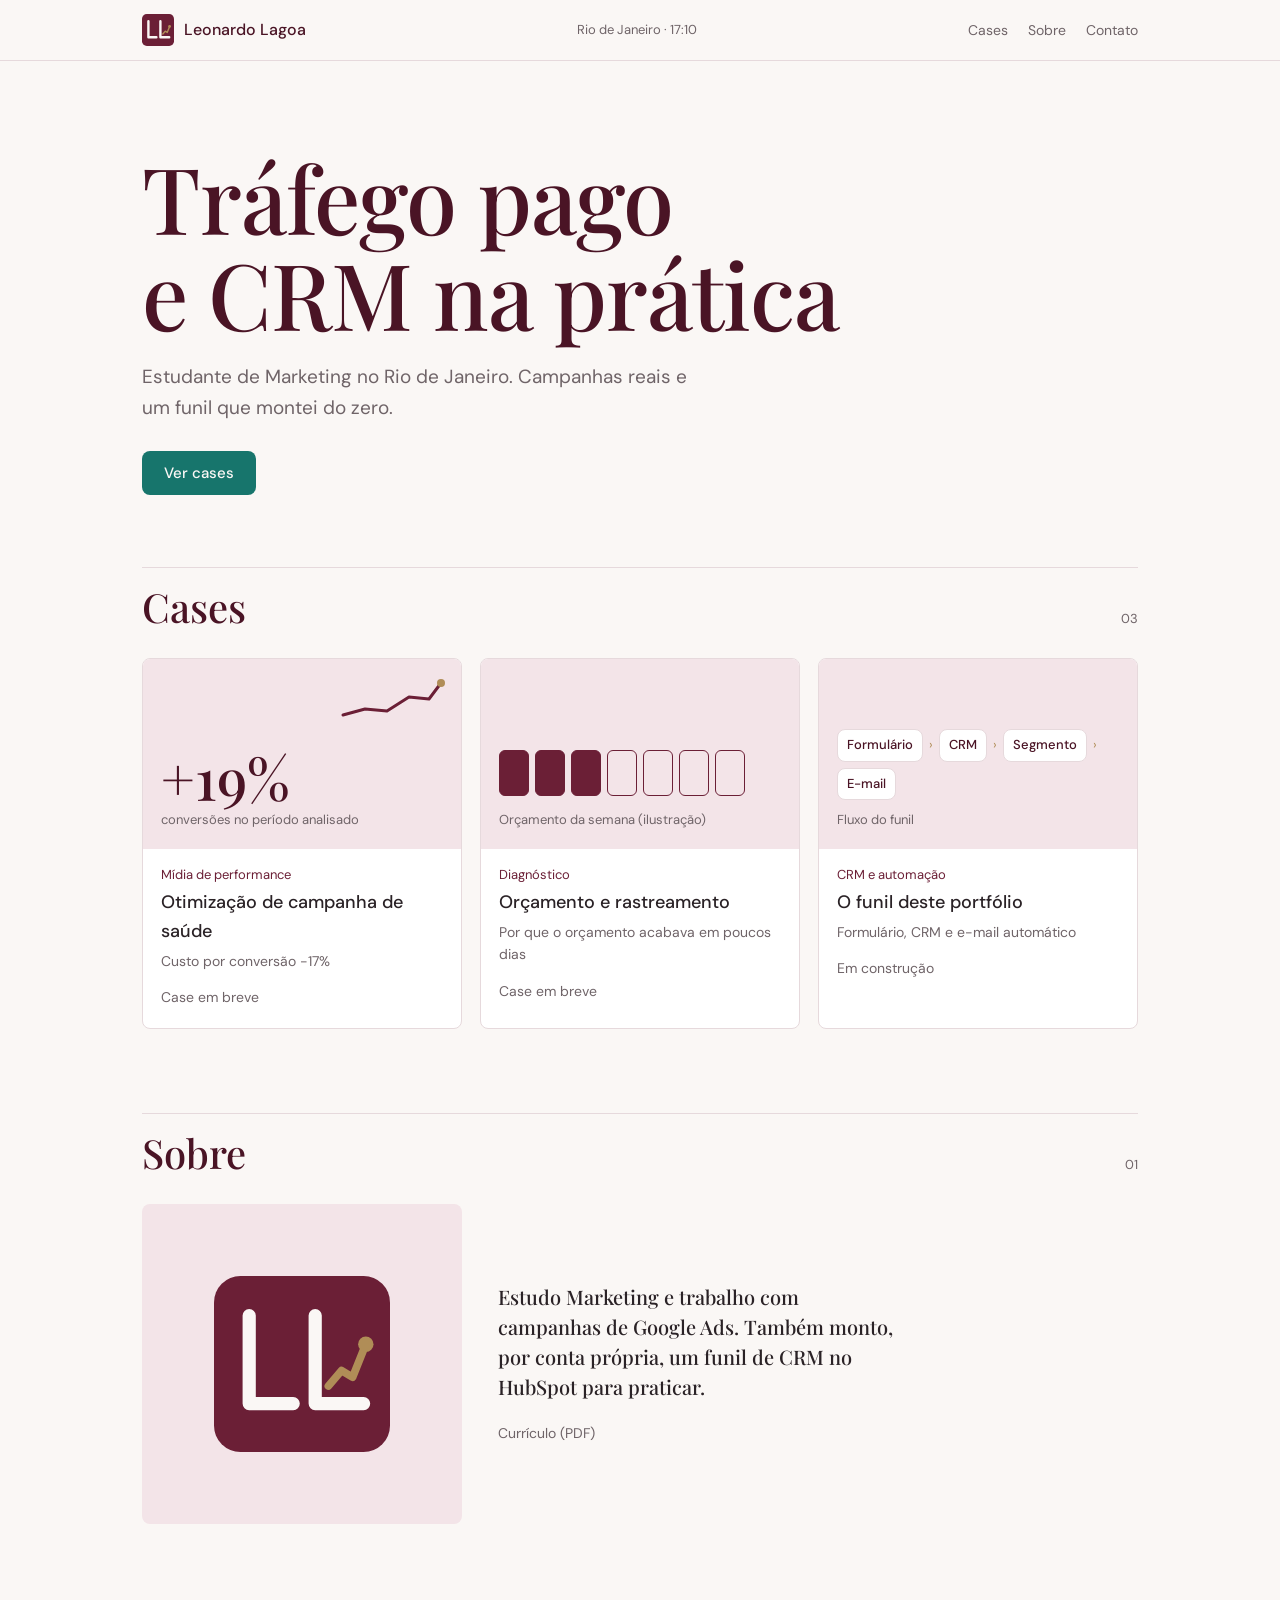
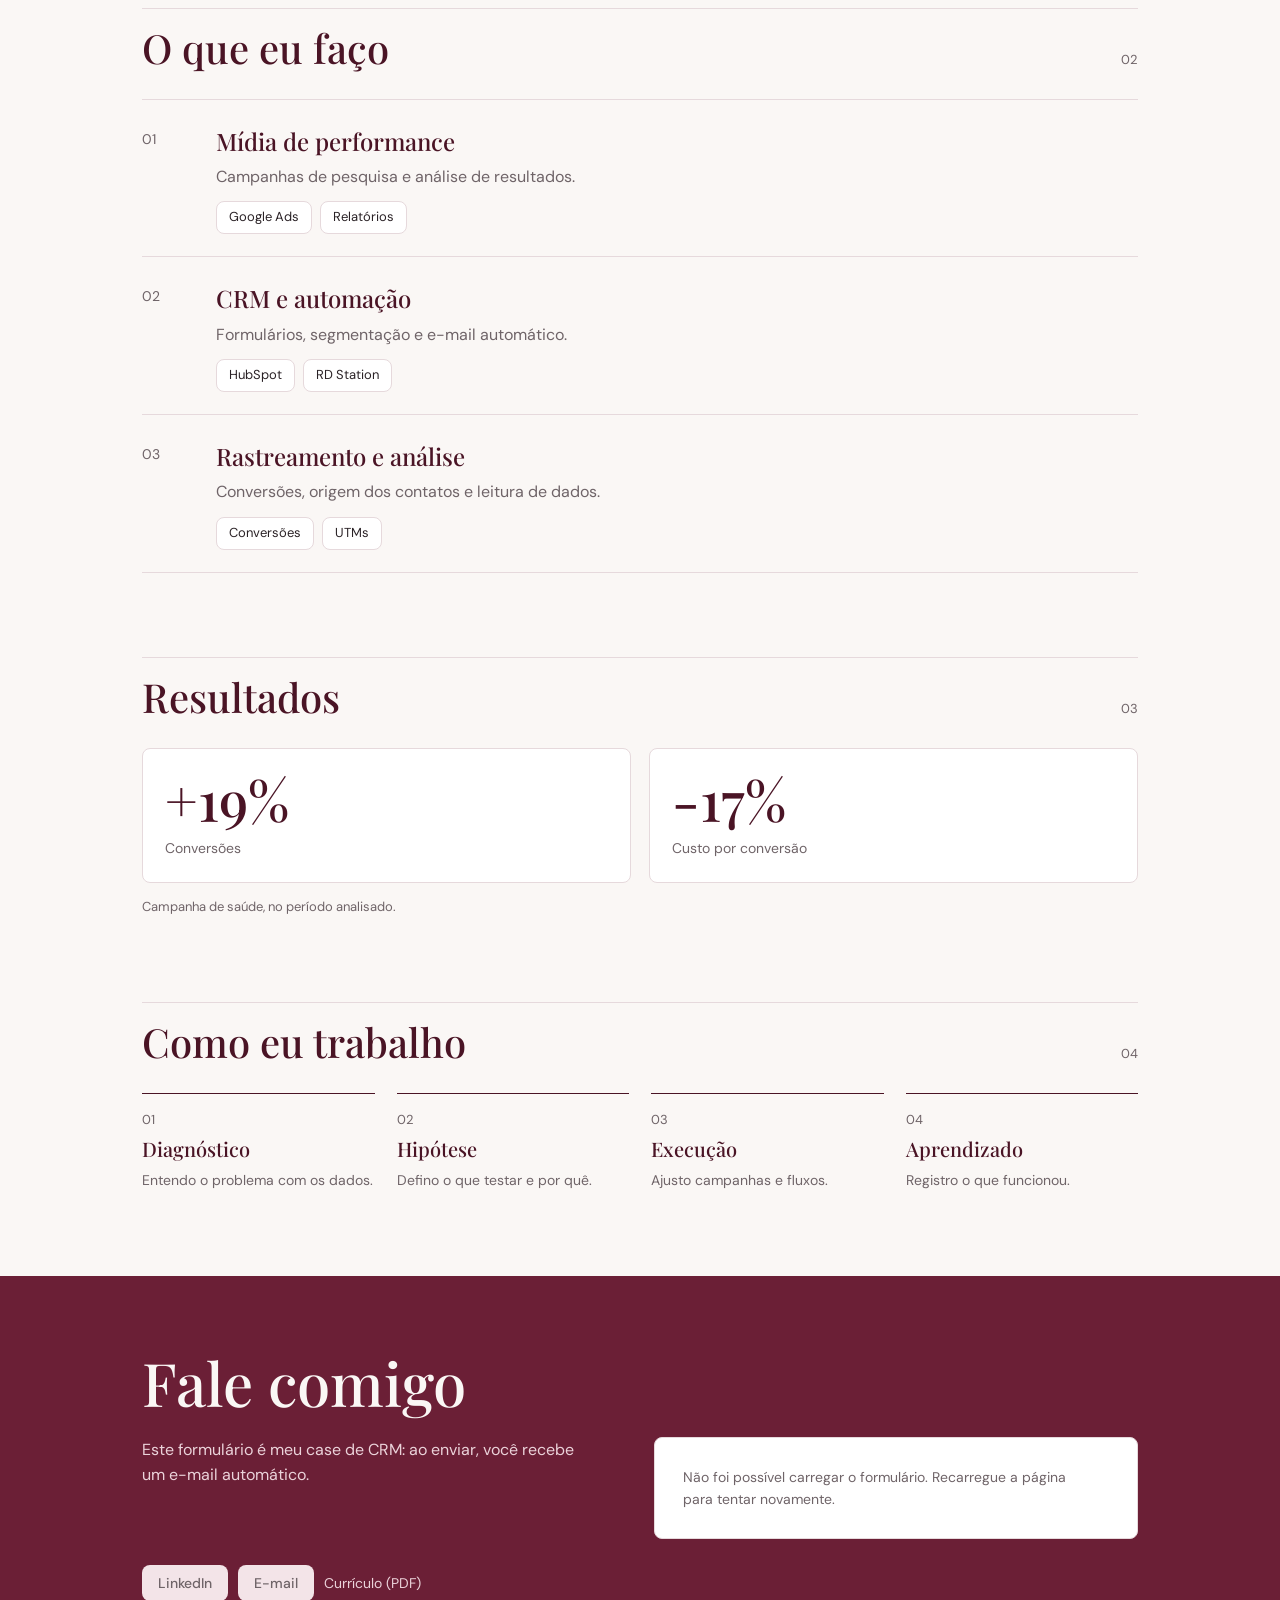
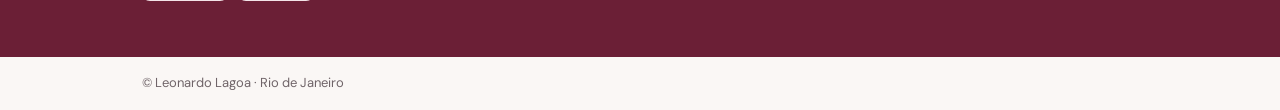
<file: index.html>
<!doctype html>
<html lang="pt-BR">
  <head>
    <meta charset="utf-8" />
    <meta
      name="viewport"
      content="width=device-width, initial-scale=1, viewport-fit=cover"
    />
    <meta
      name="description"
      content="Portfólio de Leonardo Lagoa: campanhas de tráfego pago, análise de resultados e projetos de CRM e automação."
    />
    <link rel="preconnect" href="https://fonts.googleapis.com" />
    <link rel="preconnect" href="https://fonts.gstatic.com" crossorigin />
    <title>Leonardo Lagoa: tráfego pago e CRM na prática</title>
    <link
      href="https://fonts.googleapis.com/css2?family=DM+Sans:wght@400;500&family=Playfair+Display:wght@500;600&display=swap"
      rel="stylesheet"
    />
    <link rel="stylesheet" href="styles.css" />
    <script src="main.js" defer></script>
    <script
      id="hubspot-embed"
      src="https://js.hsforms.net/forms/embed/51906766.js"
      defer
    ></script>
  </head>
  <body id="inicio">
    <a class="skip-link" href="#conteudo">Pular para o conteúdo</a>
    <header>
      <div class="wrap">
        <a class="brand" href="#inicio">
          <svg width="32" height="32" viewBox="0 0 80 80" aria-hidden="true">
            <rect width="80" height="80" rx="12" fill="#6B1F36" />
            <path
              d="M16 18 V58 H36"
              fill="none"
              stroke="#FAF7F5"
              stroke-width="6"
              stroke-linecap="round"
              stroke-linejoin="round"
            />
            <path
              d="M46 18 V58 H68"
              fill="none"
              stroke="#FAF7F5"
              stroke-width="6"
              stroke-linecap="round"
              stroke-linejoin="round"
            />
            <path
              d="M52 50 L58 43 L63 46 L69 31"
              fill="none"
              stroke="#B08D57"
              stroke-width="3.5"
              stroke-linecap="round"
              stroke-linejoin="round"
            />
            <circle cx="69" cy="31" r="3.5" fill="#B08D57" />
          </svg>
          Leonardo Lagoa</a
        >
        <span id="clock">Rio de Janeiro</span>
        <nav aria-label="Navegação principal">
          <a href="#cases">Cases</a><a href="#sobre">Sobre</a
          ><a href="#contato">Contato</a>
        </nav>
      </div>
    </header>

    <main id="conteudo" tabindex="-1">
      <section class="hero">
        <div class="wrap">
          <h1 class="serif">Tráfego pago<br />e CRM na prática</h1>
          <p class="lead">
            Estudante de Marketing no Rio de Janeiro. Campanhas reais e um funil
            que montei do zero.
          </p>
          <a class="btn p" href="#cases">Ver cases</a>
        </div>
      </section>

      <section id="cases">
        <div class="wrap">
          <div class="sh">
            <h2 class="serif">Cases</h2>
            <span class="n">03</span>
          </div>
          <div class="cards">
            <article class="card">
              <div class="vis">
                <svg
                  width="104"
                  height="48"
                  viewBox="0 0 104 48"
                  aria-hidden="true"
                >
                  <polyline
                    points="2,40 24,34 46,36 68,22 88,24 100,8"
                    fill="none"
                    stroke="#6B1F36"
                    stroke-width="3"
                    stroke-linecap="round"
                    stroke-linejoin="round"
                  />
                  <circle cx="100" cy="8" r="4" fill="#B08D57" /></svg
                ><span class="big serif">+19%</span
                ><span class="sm">conversões no período analisado</span>
              </div>
              <div class="cb">
                <p class="tag">Mídia de performance</p>
                <h3 class="ct">Otimização de campanha de saúde</h3>
                <p class="rs">Custo por conversão -17%</p>
                <span class="go pending">Case em breve</span>
              </div>
            </article>
            <article class="card">
              <div class="vis">
                <div class="days" aria-hidden="true">
                  <i class="on"></i><i class="on"></i><i class="on"></i><i></i
                  ><i></i><i></i><i></i>
                </div>
                <span class="sm">Orçamento da semana (ilustração)</span>
              </div>
              <div class="cb">
                <p class="tag">Diagnóstico</p>
                <h3 class="ct">Orçamento e rastreamento</h3>
                <p class="rs">Por que o orçamento acabava em poucos dias</p>
                <span class="go pending">Case em breve</span>
              </div>
            </article>
            <article class="card">
              <div class="vis">
                <div class="flow" aria-hidden="true">
                  <b>Formulário</b><span>›</span><b>CRM</b><span>›</span
                  ><b>Segmento</b><span>›</span><b>E-mail</b>
                </div>
                <span class="sm flow-caption">Fluxo do funil</span>
              </div>
              <div class="cb">
                <p class="tag">CRM e automação</p>
                <h3 class="ct">O funil deste portfólio</h3>
                <p class="rs">Formulário, CRM e e-mail automático</p>
                <span class="go pending">Em construção</span>
              </div>
            </article>
          </div>
        </div>
      </section>

      <section id="sobre">
        <div class="wrap">
          <div class="sh">
            <h2 class="serif">Sobre</h2>
            <span class="n">01</span>
          </div>
          <div class="about">
            <div class="logo">
              <svg width="55%" viewBox="0 0 80 80" aria-label="Logo LL">
                <rect width="80" height="80" rx="12" fill="#6B1F36" />
                <path
                  d="M16 18 V58 H36"
                  fill="none"
                  stroke="#FAF7F5"
                  stroke-width="6"
                  stroke-linecap="round"
                  stroke-linejoin="round"
                />
                <path
                  d="M46 18 V58 H68"
                  fill="none"
                  stroke="#FAF7F5"
                  stroke-width="6"
                  stroke-linecap="round"
                  stroke-linejoin="round"
                />
                <path
                  d="M52 50 L58 43 L63 46 L69 31"
                  fill="none"
                  stroke="#B08D57"
                  stroke-width="3.5"
                  stroke-linecap="round"
                  stroke-linejoin="round"
                />
                <circle cx="69" cy="31" r="3.5" fill="#B08D57" />
              </svg>
            </div>
            <div>
              <p class="serif">
                Estudo Marketing e trabalho com campanhas de Google Ads. Também
                monto, por conta própria, um funil de CRM no HubSpot para
                praticar.
              </p>
              <span class="go pending" aria-disabled="true" title="Em breve"
                >Currículo (PDF)</span
              >
            </div>
          </div>
        </div>
      </section>

      <section>
        <div class="wrap">
          <div class="sh">
            <h2 class="serif">O que eu faço</h2>
            <span class="n">02</span>
          </div>
          <div class="row">
            <span class="num">01</span>
            <div>
              <h3 class="serif">Mídia de performance</h3>
              <p>Campanhas de pesquisa e análise de resultados.</p>
              <div class="chips">
                <span>Google Ads</span><span>Relatórios</span>
              </div>
            </div>
          </div>
          <div class="row">
            <span class="num">02</span>
            <div>
              <h3 class="serif">CRM e automação</h3>
              <p>Formulários, segmentação e e-mail automático.</p>
              <div class="chips">
                <span>HubSpot</span><span>RD Station</span>
              </div>
            </div>
          </div>
          <div class="row">
            <span class="num">03</span>
            <div>
              <h3 class="serif">Rastreamento e análise</h3>
              <p>Conversões, origem dos contatos e leitura de dados.</p>
              <div class="chips"><span>Conversões</span><span>UTMs</span></div>
            </div>
          </div>
        </div>
      </section>

      <section>
        <div class="wrap">
          <div class="sh">
            <h2 class="serif">Resultados</h2>
            <span class="n">03</span>
          </div>
          <div class="stats">
            <div class="stat">
              <span class="big serif">+19%</span>
              <p>Conversões</p>
            </div>
            <div class="stat">
              <span class="big serif">-17%</span>
              <p>Custo por conversão</p>
            </div>
          </div>
          <p class="cap">Campanha de saúde, no período analisado.</p>
        </div>
      </section>

      <section>
        <div class="wrap">
          <div class="sh">
            <h2 class="serif">Como eu trabalho</h2>
            <span class="n">04</span>
          </div>
          <div class="steps">
            <div class="step">
              <span class="n">01</span>
              <h3 class="serif">Diagnóstico</h3>
              <p>Entendo o problema com os dados.</p>
            </div>
            <div class="step">
              <span class="n">02</span>
              <h3 class="serif">Hipótese</h3>
              <p>Defino o que testar e por quê.</p>
            </div>
            <div class="step">
              <span class="n">03</span>
              <h3 class="serif">Execução</h3>
              <p>Ajusto campanhas e fluxos.</p>
            </div>
            <div class="step">
              <span class="n">04</span>
              <h3 class="serif">Aprendizado</h3>
              <p>Registro o que funcionou.</p>
            </div>
          </div>
        </div>
      </section>

      <section id="contato" class="band">
        <div class="wrap">
          <h2 class="serif">Fale comigo</h2>
          <div class="grid">
            <p>
              Este formulário é meu case de CRM: ao enviar, você recebe um
              e-mail automático.
            </p>
            <div
              class="contact-form"
              role="region"
              aria-label="Formulário de contato"
            >
              <p id="form-status" class="form-status" role="status">
                Carregando formulário…
              </p>
              <div
                class="hs-form-frame"
                data-region="na1"
                data-form-id="c2ff372a-85ba-40e0-8f90-18badde87196"
                data-portal-id="51906766"
              ></div>
              <noscript
                >Ative o JavaScript no navegador para preencher o formulário de
                contato.</noscript
              >
            </div>
          </div>
          <div class="links">
            <span class="btn s pending" aria-disabled="true" title="Em breve"
              >LinkedIn</span
            ><span class="btn s pending" aria-disabled="true" title="Em breve"
              >E-mail</span
            ><span class="lk pending" aria-disabled="true" title="Em breve"
              >Currículo (PDF)</span
            >
          </div>
        </div>
      </section>
    </main>

    <footer><div class="wrap">© Leonardo Lagoa · Rio de Janeiro</div></footer>
  </body>
</html>
</file>
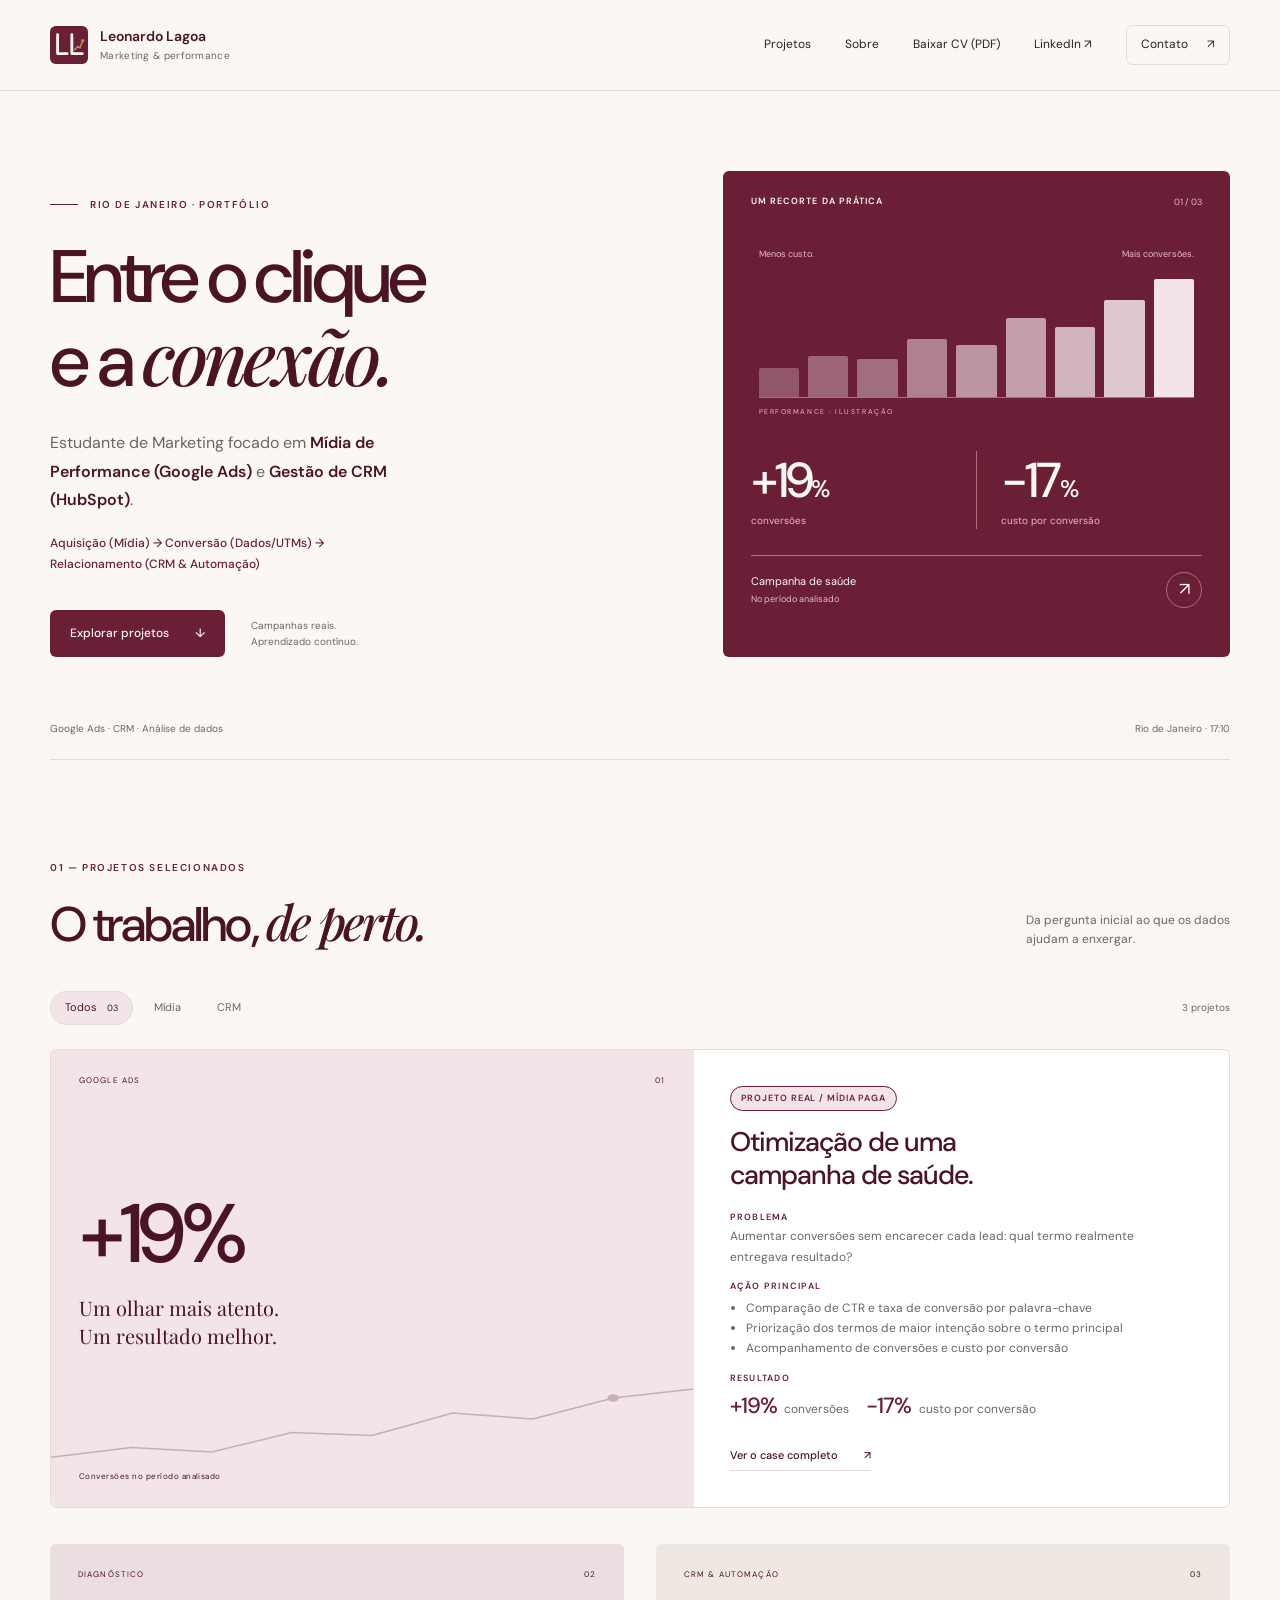
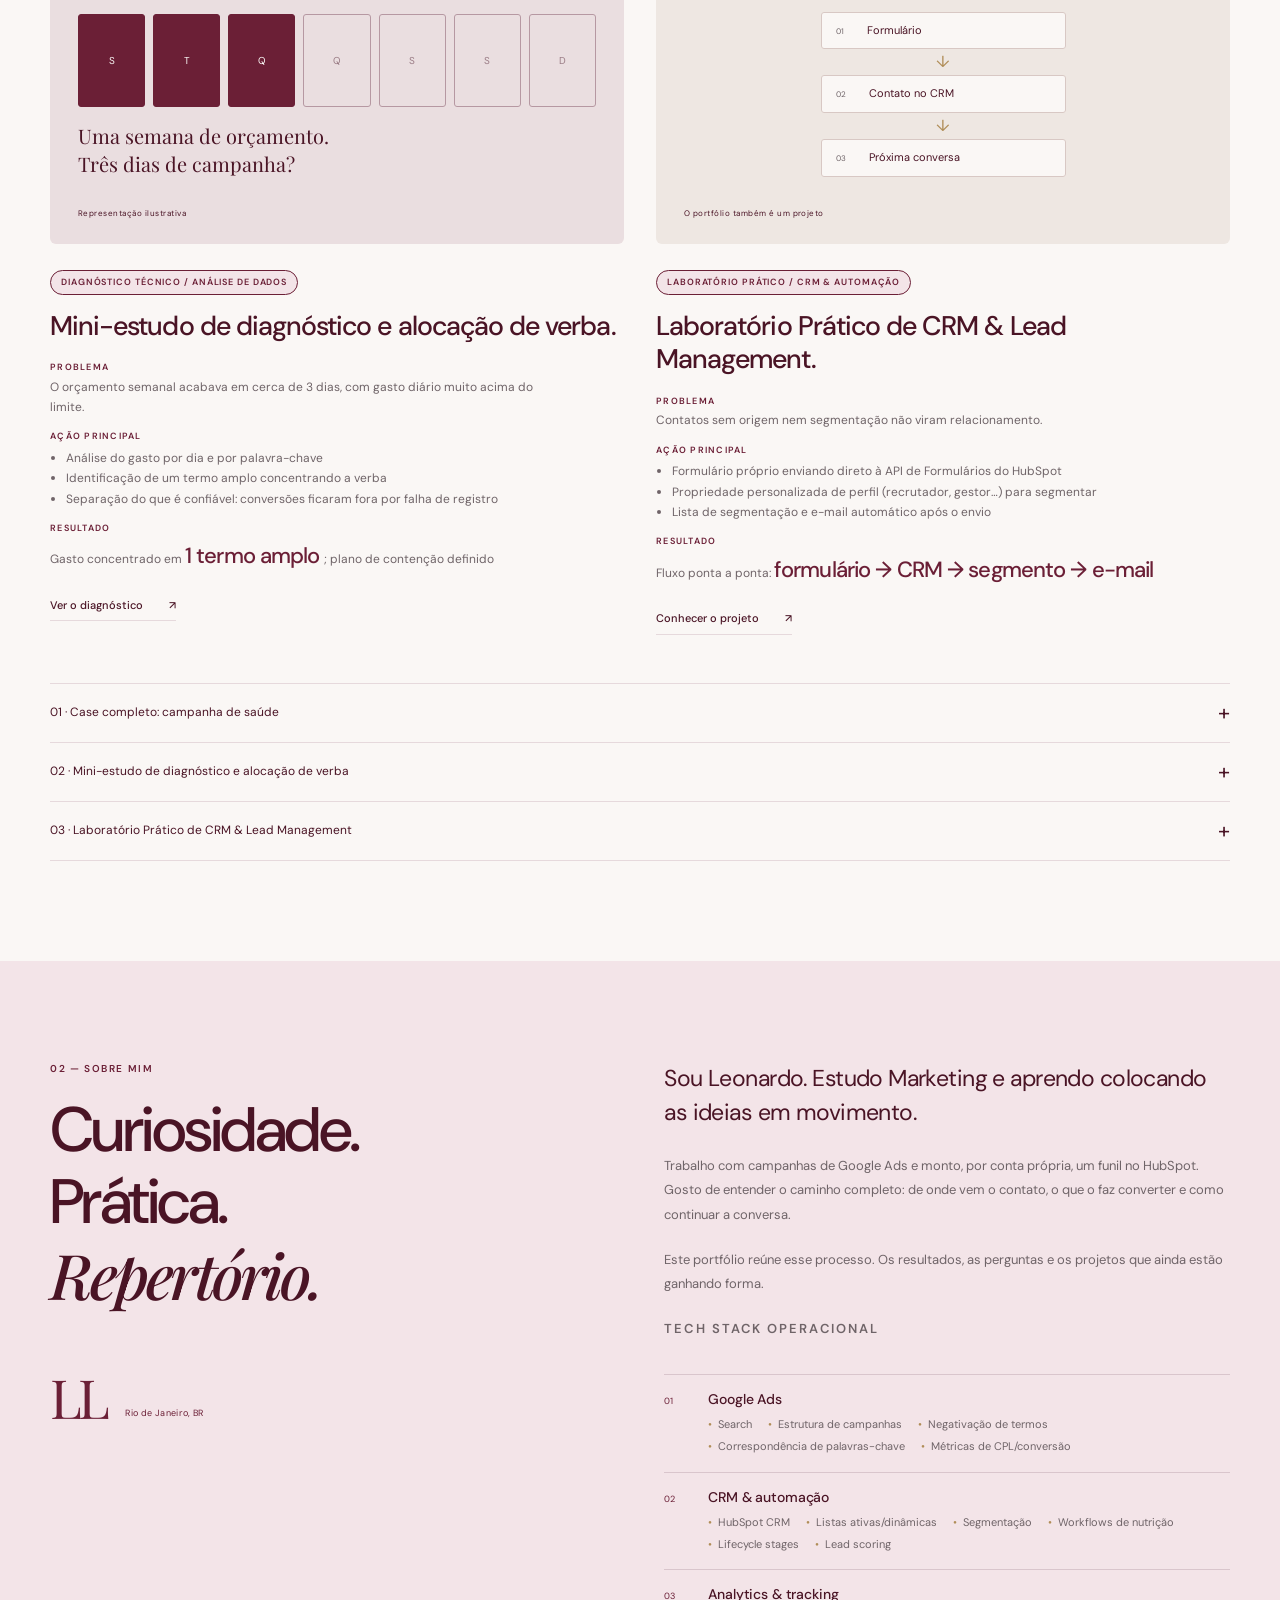
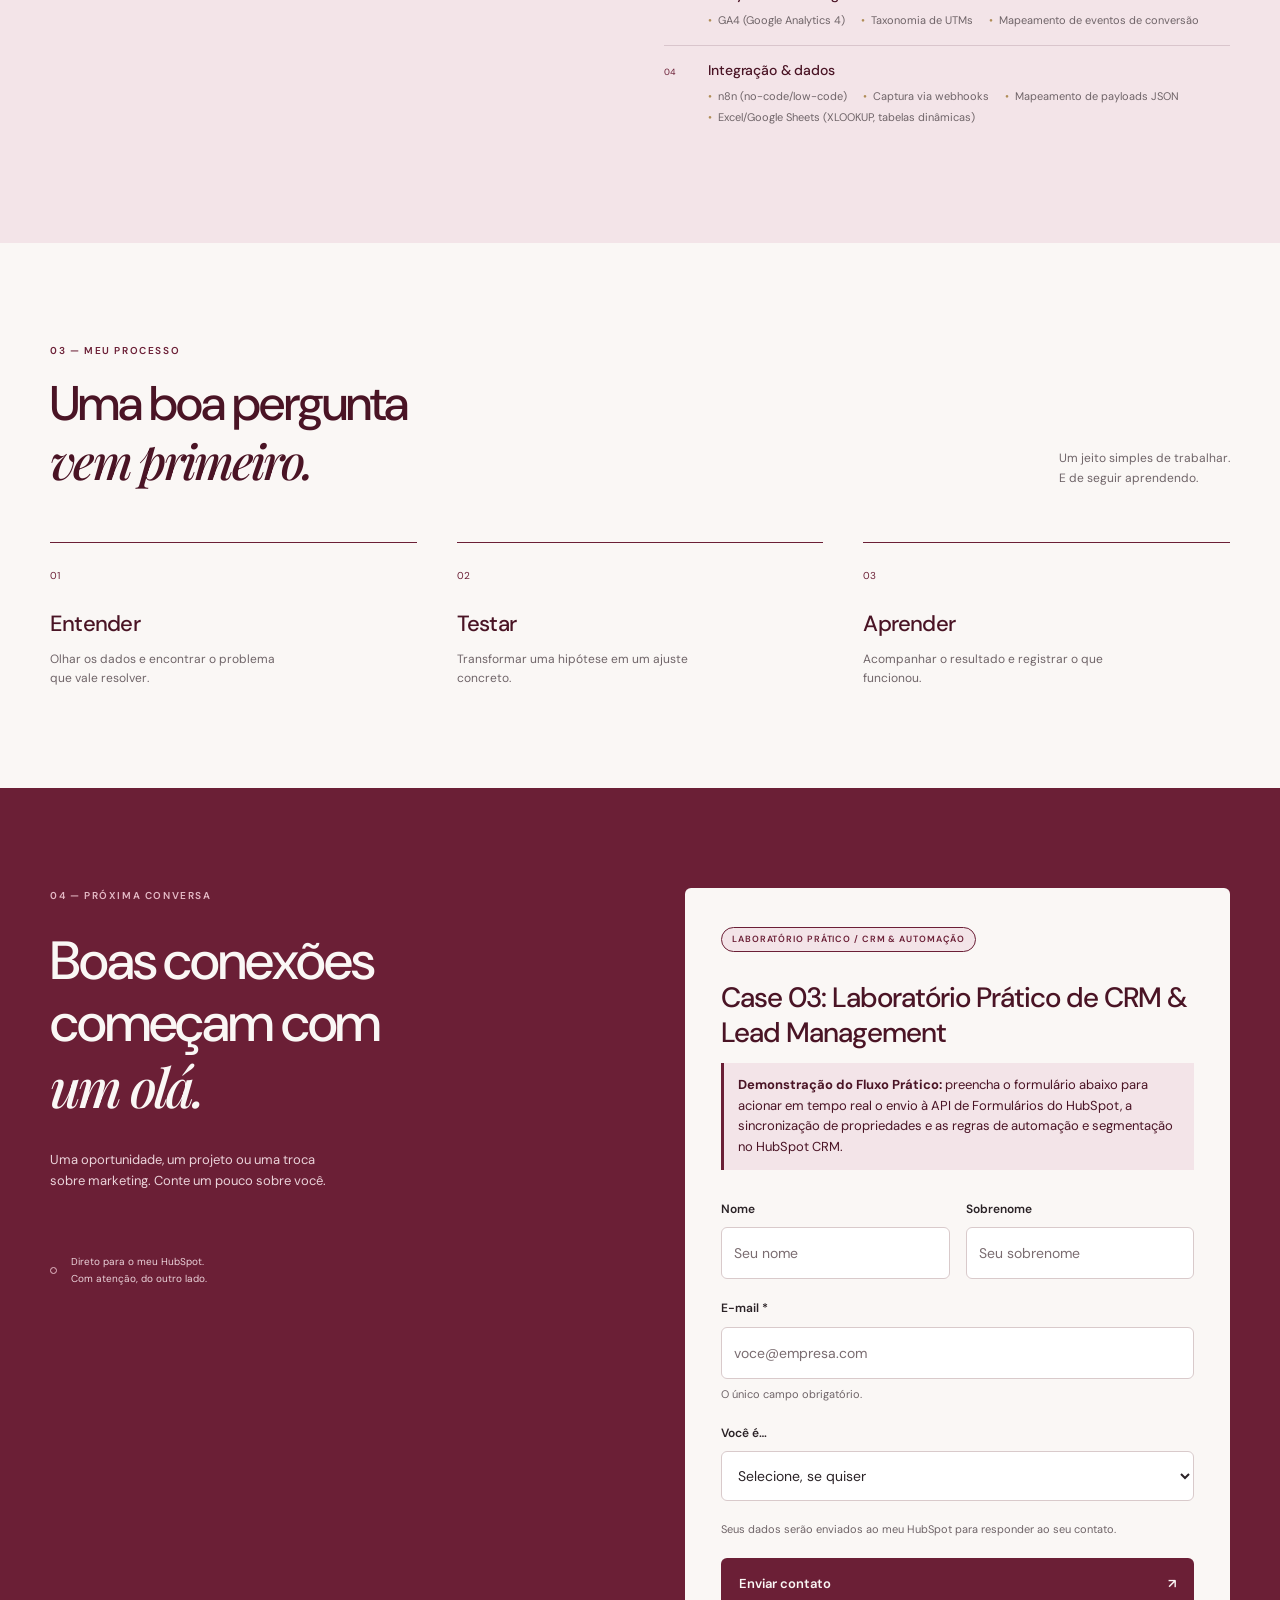
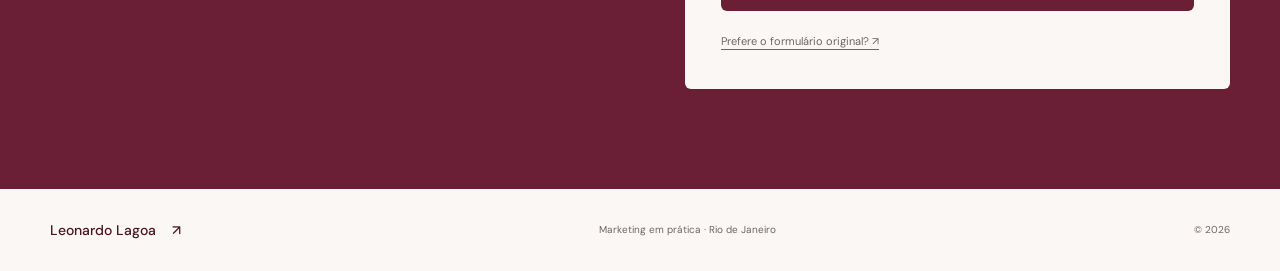
<file: beta.html>
<!doctype html>
<html lang="pt-BR">
  <head>
    <meta charset="utf-8" />
    <meta name="viewport" content="width=device-width, initial-scale=1" />
    <meta name="robots" content="noindex, nofollow" />
    <meta
      name="description"
      content="Leonardo Lagoa. Um olhar atento para mídia, dados e as relações que vêm depois do clique."
    />
    <meta name="theme-color" content="#FAF7F5" />
    <title>Leonardo Lagoa — Marketing em prática</title>
    <link rel="preconnect" href="https://fonts.googleapis.com" />
    <link rel="preconnect" href="https://fonts.gstatic.com" crossorigin />
    <link
      href="https://fonts.googleapis.com/css2?family=DM+Sans:wght@400;500;600;700&family=Playfair+Display:ital,wght@0,500;0,600;1,500&display=swap"
      rel="stylesheet"
    />
    <link rel="stylesheet" href="/beta.css" />
    <script src="/main.js" defer></script>
    <script src="/beta.js" defer></script>
    <script src="/beta-form.js" defer></script>
  </head>
  <body id="topo">
    <a class="skip-link" href="#conteudo">Pular para o conteúdo</a>
    <header class="site-header">
      <div class="shell header-inner">
        <a class="brand" href="#topo" aria-label="Leonardo Lagoa, início">
          <svg
            class="monogram"
            width="38"
            height="38"
            viewBox="0 0 80 80"
            aria-hidden="true"
          >
            <rect width="80" height="80" rx="12" fill="currentColor" />
            <path
              d="M16 18V58H36M46 18V58H68"
              fill="none"
              stroke="#FAF7F5"
              stroke-width="6"
              stroke-linecap="round"
              stroke-linejoin="round"
            />
            <path
              d="M52 50L58 43L63 46L69 31"
              fill="none"
              stroke="#B08D57"
              stroke-width="3.5"
              stroke-linecap="round"
              stroke-linejoin="round"
            />
            <circle cx="69" cy="31" r="3.5" fill="#B08D57" />
          </svg>
          <span
            >Leonardo Lagoa<span class="brand-sub"
              >Marketing & performance</span
            ></span
          >
        </a>
        <nav aria-label="Navegação principal">
          <a class="nav-sec" href="#projetos">Projetos</a><a class="nav-sec" href="#sobre">Sobre</a>
          <a href="/curriculo-leonardo-lagoa.pdf" download>Baixar CV (PDF)</a>
          <a href="https://www.linkedin.com/in/leonardo-lagoa-3b92b4426" target="_blank" rel="noopener noreferrer">LinkedIn <span aria-hidden="true">↗</span></a>
          <a class="nav-contact" href="#contato">Contato <span aria-hidden="true">↗</span></a>
        </nav>
      </div>
    </header>

    <main id="conteudo" tabindex="-1">
      <section class="hero shell" aria-labelledby="hero-title">
        <div class="hero-copy">
          <p class="eyebrow">
            <span class="small-rule" aria-hidden="true"></span> Rio de Janeiro ·
            Portfólio
          </p>
          <h1 id="hero-title">Entre o clique<br />e a <em>conexão.</em></h1>
          <p class="hero-description">
            Estudante de Marketing focado em
            <strong>Mídia de Performance (Google Ads)</strong> e
            <strong>Gestão de CRM (HubSpot)</strong>.
          </p>
          <p class="hero-flow">
            Aquisição (Mídia) → Conversão (Dados/UTMs) → Relacionamento (CRM &amp; Automação)
          </p>
          <div class="hero-actions">
            <a class="button button-dark" href="#projetos"
              >Explorar projetos <span aria-hidden="true">↓</span></a
            ><span class="hero-note"
              >Campanhas reais.<br />Aprendizado contínuo.</span
            >
          </div>
        </div>
        <a
          class="hero-feature"
          href="#case-saude"
          aria-label="Ver projeto: otimização de campanha de saúde"
        >
          <div class="feature-top">
            <span class="eyebrow">Um recorte da prática</span
            ><span class="feature-index">01 / 03</span>
          </div>
          <div class="performance-art" aria-hidden="true">
            <div class="art-axis">
              <span>Menos custo.</span><span>Mais conversões.</span>
            </div>
            <div class="bars">
              <span></span><span></span><span></span><span></span><span></span
              ><span></span><span></span><span></span><span></span>
            </div>
            <span class="art-label">PERFORMANCE · ILUSTRAÇÃO</span>
          </div>
          <div class="feature-metrics">
            <div>
              <strong>+19<span>%</span></strong
              ><span>conversões</span>
            </div>
            <div>
              <strong>−17<span>%</span></strong
              ><span>custo por conversão</span>
            </div>
          </div>
          <div class="feature-bottom">
            <span
              >Campanha de saúde<br /><small>No período analisado</small></span
            ><span class="round-arrow" aria-hidden="true">↗</span>
          </div>
        </a>
        <div class="hero-bottom">
          <span>Google Ads · CRM · Análise de dados</span
          ><span id="clock">Rio de Janeiro</span>
        </div>
      </section>

      <section
        class="projects shell section-space"
        id="projetos"
        aria-labelledby="projects-title"
      >
        <div class="section-heading">
          <div>
            <p class="eyebrow">01 — Projetos selecionados</p>
            <h2 id="projects-title">O trabalho, <em>de perto.</em></h2>
          </div>
          <p>
            Da pergunta inicial ao que os dados<br class="desktop-break" />
            ajudam a enxergar.
          </p>
        </div>
        <div class="project-tools">
          <div
            class="filters"
            role="group"
            aria-label="Filtrar projetos"
            hidden
          >
            <button type="button" data-filter="all" aria-pressed="true">
              Todos <span>03</span></button
            ><button type="button" data-filter="media" aria-pressed="false">
              Mídia</button
            ><button type="button" data-filter="crm" aria-pressed="false">
              CRM
            </button>
          </div>
          <p class="filter-status" aria-live="polite" id="filter-status">
            3 projetos
          </p>
        </div>

        <article
          class="project project-featured"
          id="projeto-saude"
          data-category="media"
        >
          <div class="project-visual health-visual" aria-hidden="true">
            <div class="visual-top"><span>GOOGLE ADS</span><span>01</span></div>
            <div class="visual-result">
              <span>+19%</span>
              <p>Um olhar mais atento.<br />Um resultado melhor.</p>
            </div>
            <svg viewBox="0 0 560 100" preserveAspectRatio="none">
              <path
                d="M0 95L70 82L140 88L210 62L280 66L350 36L420 44L490 16L560 4"
                fill="none"
                stroke="currentColor"
                stroke-width="2"
              />
              <circle cx="490" cy="16" r="5" fill="currentColor" /></svg
            ><span class="visual-foot">Conversões no período analisado</span>
          </div>
          <div class="project-copy">
            <span class="case-badge">Projeto Real / Mídia Paga</span>
            <h3>Otimização de uma<br class="desktop-break" /> campanha de saúde.</h3>
            <dl class="case-brief">
              <div><dt>Problema</dt><dd>Aumentar conversões sem encarecer cada lead: qual termo realmente entregava resultado?</dd></div>
              <div><dt>Ação principal</dt><dd><ul><li>Comparação de CTR e taxa de conversão por palavra-chave</li><li>Priorização dos termos de maior intenção sobre o termo principal</li><li>Acompanhamento de conversões e custo por conversão</li></ul></dd></div>
              <div><dt>Resultado</dt><dd class="case-metrics"><strong>+19%</strong> conversões <strong>−17%</strong> custo por conversão</dd></div>
            </dl>
            <a class="text-link" href="#case-saude">Ver o case completo <span aria-hidden="true">↗</span></a>
          </div>
        </article>
        <div class="project-pair">
          <article class="project" data-category="media">
            <div class="project-visual budget-visual" aria-hidden="true">
              <div class="visual-top">
                <span>DIAGNÓSTICO</span><span>02</span>
              </div>
              <div class="week">
                <span class="spent">S</span><span class="spent">T</span
                ><span class="spent">Q</span><span>Q</span><span>S</span
                ><span>S</span><span>D</span>
              </div>
              <div class="budget-caption">
                <span>Uma semana de orçamento.</span
                ><span>Três dias de campanha?</span>
              </div>
              <span class="visual-foot">Representação ilustrativa</span>
            </div>
            <div class="project-copy">
              <span class="case-badge">Diagnóstico Técnico / Análise de Dados</span>
              <h3>Mini-estudo de diagnóstico e alocação de verba.</h3>
              <dl class="case-brief">
              <div><dt>Problema</dt><dd>O orçamento semanal acabava em cerca de 3 dias, com gasto diário muito acima do limite.</dd></div>
              <div><dt>Ação principal</dt><dd><ul><li>Análise do gasto por dia e por palavra-chave</li><li>Identificação de um termo amplo concentrando a verba</li><li>Separação do que é confiável: conversões ficaram fora por falha de registro</li></ul></dd></div>
              <div><dt>Resultado</dt><dd class="case-metrics">Gasto concentrado em <strong>1 termo amplo</strong>; plano de contenção definido</dd></div>
            </dl>
              <a class="text-link" href="#case-orcamento">Ver o diagnóstico <span aria-hidden="true">↗</span></a>
            </div>
          </article>
          <article class="project" data-category="crm">
            <div class="project-visual crm-visual" aria-hidden="true">
              <div class="visual-top">
                <span>CRM & AUTOMAÇÃO</span><span>03</span>
              </div>
              <div class="crm-flow">
                <span><i>01</i> Formulário</span><b>↓</b
                ><span><i>02</i> Contato no CRM</span><b>↓</b
                ><span><i>03</i> Próxima conversa</span>
              </div>
              <span class="visual-foot">O portfólio também é um projeto</span>
            </div>
            <div class="project-copy">
              <span class="case-badge">Laboratório Prático / CRM &amp; Automação</span>
              <h3>Laboratório Prático de CRM &amp; Lead Management.</h3>
              <dl class="case-brief">
              <div><dt>Problema</dt><dd>Contatos sem origem nem segmentação não viram relacionamento.</dd></div>
              <div><dt>Ação principal</dt><dd><ul><li>Formulário próprio enviando direto à API de Formulários do HubSpot</li><li>Propriedade personalizada de perfil (recrutador, gestor…) para segmentar</li><li>Lista de segmentação e e-mail automático após o envio</li></ul></dd></div>
              <div><dt>Resultado</dt><dd class="case-metrics">Fluxo ponta a ponta: <strong>formulário → CRM → segmento → e-mail</strong></dd></div>
            </dl>
              <a class="text-link" href="#case-crm">Conhecer o projeto <span aria-hidden="true">↗</span></a>
            </div>
          </article>
        </div>
        <div class="case-notes" aria-label="Detalhes dos projetos">
          <details id="case-saude">
            <summary>01 · Case completo: campanha de saúde <span aria-hidden="true">+</span></summary>
            <div class="case-detail">
              <span class="case-badge">Projeto Real / Mídia Paga</span>
            <ol class="framework">
              <li><h4>Contexto</h4><p>Campanha de Google Ads (rede de pesquisa) de um profissional da área da saúde, sob minha otimização. Dados do anunciante omitidos.</p></li>
              <li><h4>Problema</h4><p>Crescer as conversões sem aumentar o custo por conversão, descobrindo quais termos entregavam resultado de verdade.</p></li>
              <li><h4>Hipótese</h4><p>Termos mais específicos teriam intenção de busca mais qualificada que o termo principal, com CTR e conversão melhores.</p></li>
              <li><h4>Ação técnica</h4><p>Comparei CTR e taxa de conversão por palavra-chave e priorizei os termos de melhor desempenho. <!-- CONFIRMAR: lances, negativas ou correspondência que você ajustou --></p></li>
              <li><h4>Resultado</h4><p>+19,05% nas conversões e −16,87% no custo por conversão no período analisado. O termo específico superou o termo principal em CTR e conversão.</p></li>
              <li><h4>Aprendizado</h4><p>O termo principal nem sempre é o melhor. A leitura por palavra-chave, e não só da campanha, mostra onde está a verba bem usada.</p></li>
            </ol>
            <div class="print-grid">
              <figure class="print-slot">
                <div class="print-ph" role="img" aria-label="Espaço reservado: Print 1 · Painel do Google Ads: desempenho por palavra-chave">Print 1 · Painel do Google Ads: desempenho por palavra-chave<small>Substitua por &lt;img&gt; (dados sensíveis ocultados)</small></div>
                <figcaption>Legenda: CTR e conversão por palavra-chave no período analisado.</figcaption>
              </figure>
              <figure class="print-slot">
                <div class="print-ph" role="img" aria-label="Espaço reservado: Print 2 · Painel do Google Ads: evolução de conversões e custo">Print 2 · Painel do Google Ads: evolução de conversões e custo<small>Substitua por &lt;img&gt; (dados sensíveis ocultados)</small></div>
                <figcaption>Legenda: conversões e custo por conversão ao longo do período.</figcaption>
              </figure>
            </div>
              <p class="detail-note">O período, os valores absolutos e os dados do anunciante não estão disponíveis neste portfólio. Estes números descrevem esse recorte específico.</p>
            </div>
          </details>
          <details id="case-orcamento">
            <summary>02 · Mini-estudo de diagnóstico e alocação de verba <span aria-hidden="true">+</span></summary>
            <div class="case-detail">
              <span class="case-badge">Diagnóstico Técnico / Análise de Dados</span>
              <ol class="framework">
              <li><h4>Problema e dados analisados</h4><p>Uma campanha de pesquisa de atendimento remoto na área da saúde esgotava o orçamento da semana em cerca de 3 dias, com um pico de gasto em torno de 3x o limite diário. Analisei o gasto por dia e por palavra-chave. As conversões ficaram fora da análise porque o rastreamento da campanha apresentava falhas de registro e os números não eram confiáveis.</p></li>
              <li><h4>Hipóteses e análise de dispersão</h4><p>Hipótese principal: um termo amplo de serviço, com correspondência aberta, atraía muitas buscas pouco qualificadas e consumia a verba cedo. A distribuição do gasto confirmou a concentração em uma única palavra-chave, enquanto os demais termos ficavam quase sem orçamento. Hipótese secundária: o pico diário vinha de variação de leilão nos dias de maior demanda.</p></li>
              <li><h4>Recomendação e próximo teste</h4><p>Negativar termos irrelevantes, restringir a correspondência do termo amplo (frase ou exata) e redistribuir a verba para termos específicos. Antes de otimizar por custo por conversão, corrigir o registro de conversões. Teste: comparar gasto diário e CTR por 7 dias após os ajustes.</p></li>
              </ol>
              <p class="detail-note">Valores financeiros do anunciante omitidos. A representação dos dias no card é ilustrativa.</p>
            </div>
          </details>
          <details id="case-crm">
            <summary>03 · Laboratório Prático de CRM &amp; Lead Management <span aria-hidden="true">+</span></summary>
            <div class="case-detail">
              <span class="case-badge">Laboratório Prático / CRM &amp; Automação</span>
            <ol class="framework">
              <li><h4>Contexto</h4><p>Este portfólio é o laboratório: um formulário real conectado ao HubSpot CRM.</p></li>
              <li><h4>Problema</h4><p>Um contato que chega sem origem nem segmentação não gera conversa útil.</p></li>
              <li><h4>Hipótese</h4><p>Perguntar o perfil de quem escreve (recrutador, gestor…) permite segmentar e responder de forma diferente.</p></li>
              <li><h4>Ação técnica</h4><p>Formulário próprio enviando à API de Formulários do HubSpot, propriedade personalizada de perfil, lista de segmentação e e-mail automático após o envio.</p></li>
              <li><h4>Resultado</h4><p>Fluxo ponta a ponta no ar: formulário → contato no CRM → segmento → e-mail.</p></li>
              <li><h4>Aprendizado</h4><p>Os campos do formulário e as regras de segmentação precisam ser pensados juntos desde o início.</p></li>
            </ol>
            <div class="print-grid">
              <figure class="print-slot">
                <div class="print-ph" role="img" aria-label="Espaço reservado: Print 1 · Propriedade personalizada / formulário">Print 1 · Propriedade personalizada / formulário<small>Substitua por &lt;img&gt; (dados sensíveis ocultados)</small></div>
                <figcaption>Legenda: propriedade de perfil mapeada no formulário.</figcaption>
              </figure>
              <figure class="print-slot">
                <div class="print-ph" role="img" aria-label="Espaço reservado: Print 2 · Régua de automação (workflow e gatilhos)">Print 2 · Régua de automação (workflow e gatilhos)<small>Substitua por &lt;img&gt; (dados sensíveis ocultados)</small></div>
                <figcaption>Legenda: workflow disparado após o envio do formulário.</figcaption>
              </figure>
              <figure class="print-slot">
                <div class="print-ph" role="img" aria-label="Espaço reservado: Print 3 · Lista ativa de segmentação">Print 3 · Lista ativa de segmentação<small>Substitua por &lt;img&gt; (dados sensíveis ocultados)</small></div>
                <figcaption>Legenda: lista ativa que agrupa os contatos por perfil.</figcaption>
              </figure>
            </div>
              <a class="text-link" href="#contato">Testar o formulário <span aria-hidden="true">↓</span></a>
            </div>
          </details>
        </div>
      </section>

      <section
        class="about-section section-space"
        id="sobre"
        aria-labelledby="about-title"
      >
        <div class="shell about-grid">
          <div class="about-intro">
            <p class="eyebrow">02 — Sobre mim</p>
            <h2 id="about-title">
              Curiosidade.<br />Prática.<br /><em>Repertório.</em>
            </h2>
            <div class="signature" aria-hidden="true">
              LL<span>Rio de Janeiro, BR</span>
            </div>
          </div>
          <div class="about-copy">
            <p class="about-lead">
              Sou Leonardo. Estudo Marketing e aprendo colocando as ideias em
              movimento.
            </p>
            <p>
              Trabalho com campanhas de Google Ads e monto, por conta própria,
              um funil no HubSpot. Gosto de entender o caminho completo: de onde
              vem o contato, o que o faz converter e como continuar a conversa.
            </p>
            <p>
              Este portfólio reúne esse processo. Os resultados, as perguntas e
              os projetos que ainda estão ganhando forma.
            </p>
            <p class="eyebrow stack-title">Tech stack operacional</p>
            <div class="skill-list">
              <div>
                <span>01</span>
                <h3>Google Ads</h3>
                <ul><li>Search</li><li>Estrutura de campanhas</li><li>Negativação de termos</li><li>Correspondência de palavras-chave</li><li>Métricas de CPL/conversão</li></ul>
              </div>
              <div>
                <span>02</span>
                <h3>CRM &amp; automação</h3>
                <ul><li>HubSpot CRM</li><li>Listas ativas/dinâmicas</li><li>Segmentação</li><li>Workflows de nutrição</li><li>Lifecycle stages</li><li>Lead scoring</li></ul>
              </div>
              <div>
                <span>03</span>
                <h3>Analytics &amp; tracking</h3>
                <ul><li>GA4 (Google Analytics 4)</li><li>Taxonomia de UTMs</li><li>Mapeamento de eventos de conversão</li></ul>
              </div>
              <div>
                <span>04</span>
                <h3>Integração &amp; dados</h3>
                <ul><li>n8n (no-code/low-code)</li><li>Captura via webhooks</li><li>Mapeamento de payloads JSON</li><li>Excel/Google Sheets (XLOOKUP, tabelas dinâmicas)</li></ul>
              </div>
            </div>
</div>
        </div>
      </section>

      <section
        class="method shell section-space"
        aria-labelledby="method-title"
      >
        <div class="section-heading">
          <div>
            <p class="eyebrow">03 — Meu processo</p>
            <h2 id="method-title">
              Uma boa pergunta<br /><em>vem primeiro.</em>
            </h2>
          </div>
          <p>Um jeito simples de trabalhar.<br />E de seguir aprendendo.</p>
        </div>
        <ol class="method-list">
          <li>
            <span class="method-number">01</span>
            <h3>Entender</h3>
            <p>Olhar os dados e encontrar o problema que vale resolver.</p>
          </li>
          <li>
            <span class="method-number">02</span>
            <h3>Testar</h3>
            <p>Transformar uma hipótese em um ajuste concreto.</p>
          </li>
          <li>
            <span class="method-number">03</span>
            <h3>Aprender</h3>
            <p>Acompanhar o resultado e registrar o que funcionou.</p>
          </li>
        </ol>
      </section>

      <section
        class="contact section-space"
        id="contato"
        aria-labelledby="contact-title"
      >
        <div class="shell contact-grid">
          <div class="contact-copy">
            <p class="eyebrow">04 — Próxima conversa</p>
            <h2 id="contact-title">
              Boas conexões<br />começam com<br /><em>um olá.</em>
            </h2>
            <p>
              Uma oportunidade, um projeto ou uma troca sobre marketing. Conte
              um pouco sobre você.
            </p>
            <div class="contact-foot">
              <span class="contact-dot" aria-hidden="true"></span
              ><span
                >Direto para o meu HubSpot.<br />Com atenção, do outro
                lado.</span
              >
            </div>
          </div>
          <div
            class="contact-form"
            role="region"
            aria-label="Formulário de contato"
          >
            <div class="form-heading">
              <span class="case-badge">Laboratório Prático / CRM &amp; Automação</span>
              <h3>Case 03: Laboratório Prático de CRM &amp; Lead Management</h3>
              <p class="lab-callout">
                <strong>Demonstração do Fluxo Prático:</strong> preencha o
                formulário abaixo para acionar em tempo real o envio à API de
                Formulários do HubSpot, a sincronização de propriedades e as
                regras de automação e segmentação no HubSpot CRM.
              </p>
            </div>
            <form id="contact-native" aria-label="Deixe seu contato" hidden>
              <div class="form-row">
                <div class="form-field">
                  <label for="contact-firstname">Nome</label
                  ><input
                    id="contact-firstname"
                    name="firstname"
                    autocomplete="given-name"
                    placeholder="Seu nome"
                    maxlength="200"
                  />
                </div>
                <div class="form-field">
                  <label for="contact-lastname">Sobrenome</label
                  ><input
                    id="contact-lastname"
                    name="lastname"
                    autocomplete="family-name"
                    placeholder="Seu sobrenome"
                    maxlength="200"
                  />
                </div>
              </div>
              <div class="form-field">
                <label for="contact-email"
                  >E-mail <span aria-hidden="true">*</span></label
                ><input
                  id="contact-email"
                  name="email"
                  type="email"
                  inputmode="email"
                  autocomplete="email"
                  placeholder="voce@empresa.com"
                  required
                  maxlength="254"
                  aria-describedby="email-help"
                /><small id="email-help">O único campo obrigatório.</small>
              </div>
              <div class="form-field">
                <label for="contact-profile">Você é…</label
                ><select id="contact-profile" name="origem_formulario_1">
                  <option value="">Selecione, se quiser</option>
                  <option value="NC2ztwgcNJTilAoEroC9k">Recrutador</option>
                  <option value="LSTeQgnsDY0mVp-DQelPI">
                    Gestor(a) de Marketing
                  </option>
                  <option value="Colega de área">Colega de área</option>
                  <option value="Curioso">Curioso</option>
                </select>
              </div>
              <p class="form-privacy">
                Seus dados serão enviados ao meu HubSpot para responder ao seu
                contato.
              </p>
              <button type="submit" class="form-submit">
                <span>Enviar contato</span><span aria-hidden="true">↗</span>
              </button>
              <p
                id="native-status"
                class="native-status"
                role="status"
                aria-live="polite"
                aria-atomic="true"
              ></p>
            </form>
            <div id="contact-success" class="form-success" tabindex="-1" hidden>
              <span class="success-symbol" aria-hidden="true">✓</span>
              <h3>Recebi seu contato.</h3>
              <p>
                Obrigado por chegar até aqui. Vamos continuar essa conversa.
              </p>
            </div>
            <noscript
              ><p>
                Ative o JavaScript ou
                <a href="/#contato">use o formulário da página principal</a>.
              </p></noscript
            >
            <a class="form-fallback" href="/#contato"
              >Prefere o formulário original? ↗</a
            >
          </div>
        </div>
      </section>
    </main>
    <footer class="shell site-footer">
      <a class="footer-name" href="#topo"
        >Leonardo Lagoa<span aria-hidden="true">↗</span></a
      ><span>Marketing em prática · Rio de Janeiro</span
      ><span>© <span data-year>2026</span></span>
    </footer>
  </body>
</html>
</file>
<file: styles.css>
:root {
  --bg: #faf7f5;
  --card: #fff;
  --ink: #2a2226;
  --muted: #6f6468;
  --line: #e6d9dc;
  --head: #4a1425;
  --rose: #f3e4e8;
  color-scheme: light;
  box-sizing: border-box;
  padding-top: env(safe-area-inset-top, 0px);
  padding-bottom: env(safe-area-inset-bottom, 0px);
}
html {
  scroll-padding-top: calc(env(safe-area-inset-top, 0px) + 64px);
}
@media (prefers-reduced-motion: no-preference) {
  html {
    scroll-behavior: smooth;
  }
}
* {
  box-sizing: border-box;
}
body {
  margin: 0;
  background: var(--bg);
  color: var(--ink);
  font:
    400 16px/1.6 "DM Sans",
    system-ui,
    sans-serif;
}
.serif {
  font-family: "Playfair Display", Georgia, "Times New Roman", serif;
  font-weight: 500;
}
.wrap {
  max-width: 1040px;
  margin: 0 auto;
  padding: 0 22px;
}
a {
  color: inherit;
}
header {
  position: sticky;
  top: env(safe-area-inset-top, 0px);
  z-index: 5;
  background: rgba(250, 247, 245, 0.94);
  border-bottom: 1px solid var(--line);
}
header .wrap {
  display: flex;
  align-items: center;
  justify-content: space-between;
  gap: 16px;
  height: 60px;
}
.brand {
  display: flex;
  align-items: center;
  gap: 10px;
  text-decoration: none;
  font-weight: 500;
  color: var(--head);
}
#clock {
  font-size: 13px;
  color: var(--muted);
}
nav {
  display: flex;
  gap: 20px;
  font-size: 14px;
}
nav a {
  text-decoration: none;
  color: var(--muted);
}
nav a:hover {
  color: var(--head);
}
@media (max-width: 640px) {
  #clock {
    display: none;
  }
}
.hero {
  padding: 88px 0 72px;
}
h1 {
  font-size: clamp(42px, 9vw, 92px);
  line-height: 1.04;
  color: var(--head);
  margin: 0 0 22px;
  letter-spacing: -0.01em;
}
.lead {
  font-size: 19px;
  color: var(--muted);
  max-width: 44ch;
  margin: 0 0 28px;
}
.btn {
  display: inline-block;
  font:
    500 15px "DM Sans",
    sans-serif;
  border-radius: 8px;
  padding: 12px 22px;
  text-decoration: none;
  transition:
    background 0.15s,
    border-color 0.15s;
}
.p {
  background: #17756c;
  color: #faf7f5;
}
.p:hover {
  background: #6b1f36;
}
.s {
  background: var(--rose);
  color: var(--head);
  font-size: 14px;
  padding: 9px 16px;
}
.band .p {
  border: 1px solid #faf7f5;
}
.band .p:hover {
  background: #faf7f5;
  color: #6b1f36;
}
.btn:focus-visible,
a:focus-visible {
  outline: 3px solid var(--head);
  outline-offset: 2px;
}
section {
  padding: 0 0 84px;
}
.sh {
  display: flex;
  align-items: baseline;
  justify-content: space-between;
  border-top: 1px solid var(--line);
  padding-top: 16px;
  margin-bottom: 28px;
}
.sh .n {
  font-size: 13px;
  color: var(--muted);
}
h2 {
  font-size: clamp(28px, 4vw, 40px);
  line-height: 1.15;
  color: var(--head);
  margin: 0;
}
.cards {
  display: grid;
  grid-template-columns: repeat(auto-fit, minmax(260px, 1fr));
  gap: 18px;
}
.card {
  display: block;
  background: var(--card);
  border: 1px solid var(--line);
  border-radius: 8px;
  overflow: hidden;
  text-decoration: none;
  transition: border-color 0.15s;
}
.card:hover {
  border-color: #6b1f36;
}
.vis {
  height: 190px;
  background: var(--rose);
  display: flex;
  flex-direction: column;
  align-items: flex-start;
  justify-content: flex-end;
  padding: 18px;
  position: relative;
}
.vis .big {
  font-size: 58px;
  line-height: 1;
  color: #4a1425;
}
.vis .sm {
  font-size: 13px;
  color: #6f6468;
  margin-top: 4px;
}
.vis svg {
  position: absolute;
  right: 16px;
  top: 16px;
}
.days {
  display: flex;
  gap: 6px;
  margin-bottom: 10px;
}
.days i {
  width: 30px;
  height: 46px;
  border-radius: 6px;
  border: 1px solid #6b1f36;
  background: transparent;
  display: block;
}
.days i.on {
  background: #6b1f36;
}
.flow {
  display: flex;
  flex-wrap: wrap;
  gap: 6px;
  align-items: center;
  font-size: 13px;
  color: #4a1425;
}
.flow b {
  font-weight: 500;
  background: #fff;
  border: 1px solid #e6d9dc;
  border-radius: 8px;
  padding: 5px 9px;
}
.flow span {
  color: #b08d57;
}
.cb {
  padding: 16px 18px 18px;
}
.tag {
  font-size: 13px;
  color: #6b1f36;
  margin: 0;
}
.ct {
  font-size: 18px;
  font-weight: 500;
  margin: 2px 0 4px;
}
.rs {
  font-size: 14px;
  color: var(--muted);
  margin: 0 0 12px;
}
.go {
  font-size: 14px;
  color: var(--head);
  text-decoration: underline;
  text-underline-offset: 3px;
}
.about {
  display: grid;
  grid-template-columns: minmax(200px, 320px) 1fr;
  gap: 36px;
  align-items: center;
}
@media (max-width: 640px) {
  .about {
    grid-template-columns: 1fr;
  }
}
.logo {
  background: var(--rose);
  border-radius: 8px;
  display: flex;
  align-items: center;
  justify-content: center;
  aspect-ratio: 1/1;
  max-width: 320px;
}
.about p {
  font-size: 20px;
  line-height: 1.5;
  margin: 0 0 18px;
  max-width: 34ch;
}
.row {
  display: grid;
  grid-template-columns: 56px 1fr;
  gap: 6px 18px;
  padding: 22px 0;
  border-top: 1px solid var(--line);
}
.row .num {
  font-size: 14px;
  color: var(--muted);
  padding-top: 6px;
}
.row h3 {
  font-size: 24px;
  margin: 0 0 4px;
  color: var(--head);
}
.row p {
  margin: 0 0 12px;
  color: var(--muted);
}
.chips {
  display: flex;
  flex-wrap: wrap;
  gap: 8px;
}
.chips span {
  background: var(--card);
  border: 1px solid var(--line);
  border-radius: 8px;
  padding: 5px 12px;
  font-size: 13px;
}
.stats {
  display: grid;
  grid-template-columns: repeat(auto-fit, minmax(220px, 1fr));
  gap: 18px;
}
.stat {
  background: var(--card);
  border: 1px solid var(--line);
  border-radius: 8px;
  padding: 22px;
}
.stat .big {
  font-size: 56px;
  line-height: 1;
  color: var(--head);
}
.stat p {
  margin: 8px 0 0;
  color: var(--muted);
  font-size: 14px;
}
.cap {
  font-size: 13px;
  color: var(--muted);
  margin: 14px 0 0;
}
.steps {
  display: grid;
  grid-template-columns: repeat(auto-fit, minmax(200px, 1fr));
  gap: 22px;
}
.step {
  border-top: 1px solid var(--head);
  padding-top: 12px;
}
.step .n {
  font-size: 13px;
  color: var(--muted);
}
.step h3 {
  font-size: 20px;
  margin: 2px 0 4px;
  color: var(--head);
}
.step p {
  margin: 0;
  font-size: 14px;
  color: var(--muted);
}
.band {
  background: #6b1f36;
  color: #faf7f5;
  padding: 72px 0 56px;
}
.band h2 {
  color: #faf7f5;
  font-size: clamp(34px, 6vw, 60px);
}
.grid {
  display: grid;
  grid-template-columns: repeat(auto-fit, minmax(260px, 1fr));
  gap: 28px;
  align-items: center;
  margin-top: 20px;
}
.band p {
  margin: 0;
  color: #ebd3da;
  max-width: 40ch;
}

.links {
  margin-top: 26px;
  display: flex;
  flex-wrap: wrap;
  align-items: center;
  gap: 10px;
}
.links .lk {
  color: #ebd3da;
  font-size: 14px;
  text-underline-offset: 3px;
}
footer {
  padding: 16px 0;
  font-size: 13px;
  color: var(--muted);
}

/* Contact embed stays in the same white card as the original layout. */
.contact-form {
  background: var(--card);
  color: var(--ink);
  border: 1px solid var(--line);
  border-radius: 8px;
  padding: clamp(16px, 3vw, 28px);
  min-width: 0;
}
.hs-form-frame {
  width: 100%;
  min-width: 0;
}
.contact-form iframe {
  display: block;
  width: 100%;
  max-width: 100%;
  border: 0;
}
.form-status {
  color: var(--muted) !important;
  font-size: 14px;
}
[hidden] {
  display: none !important;
}
.skip-link {
  position: absolute;
  left: 16px;
  top: -100px;
  z-index: 10;
  background: var(--card);
  color: var(--head);
  padding: 12px;
  border-radius: 8px;
}
.skip-link:focus {
  top: 12px;
}
.row:last-child {
  border-bottom: 1px solid var(--line);
}
.flow-caption {
  margin-top: 10px !important;
}
.pending {
  color: var(--muted);
  text-decoration: none;
}
.band :focus-visible {
  outline-color: var(--rose);
}
.grid > * {
  min-width: 0;
}
@media (max-width: 640px) {
  header .wrap {
    height: auto;
    min-height: 60px;
    flex-wrap: wrap;
    padding-block: 12px;
    gap: 8px 16px;
  }
  nav {
    gap: 16px;
  }
  .hero {
    padding-top: 56px;
  }
  .grid {
    grid-template-columns: minmax(0, 1fr);
  }
  .cards,
  .stats,
  .steps {
    grid-template-columns: minmax(0, 1fr);
  }
  .row {
    grid-template-columns: 32px minmax(0, 1fr);
    gap: 12px;
  }
}
.band .grid {
  align-items: start;
}
</file>
<file: beta.css>
/* Beta is isolated from the published homepage. */
:root {
  --paper: #faf7f5;
  --white: #fff;
  --ink: #2a2226;
  --muted: #6f6468;
  --wine: #6b1f36;
  --deep: #4a1425;
  --rose: #f3e4e8;
  --line: #e6d9dc;
  --gold: #b08d57;
  --radius: 6px;
  --sans: "DM Sans", system-ui, sans-serif;
  --serif: "Playfair Display", Georgia, serif;
  color-scheme: light;
}
*,
*::before,
*::after {
  box-sizing: border-box;
}
html {
  scroll-padding-top: 110px;
}
body {
  margin: 0;
  color: var(--ink);
  background: var(--paper);
  font: 400 16px/1.6 var(--sans);
  -webkit-font-smoothing: antialiased;
}
button,
input {
  font: inherit;
}
a {
  color: inherit;
}
button,
a {
  -webkit-tap-highlight-color: transparent;
}
button {
  cursor: pointer;
}
svg {
  display: block;
  max-width: 100%;
}
::selection {
  color: var(--paper);
  background: var(--wine);
}
[hidden] {
  display: none !important;
}
:focus-visible {
  outline: 2px solid var(--wine);
  outline-offset: 5px;
}
.skip-link {
  position: fixed;
  z-index: 30;
  left: 16px;
  top: -100px;
  padding: 12px 18px;
  color: var(--paper);
  background: var(--wine);
}
.skip-link:focus {
  top: 12px;
}
.shell {
  width: min(1180px, calc(100% - 96px));
  margin-inline: auto;
}
.section-space {
  padding-block: 100px;
}
.eyebrow {
  margin: 0;
  font-size: 10px;
  line-height: 1.5;
  font-weight: 600;
  text-transform: uppercase;
  letter-spacing: 0.16em;
}
.site-header {
  position: sticky;
  top: 0;
  z-index: 20;
  border-bottom: 1px solid var(--line);
  background: rgba(250, 247, 245, 0.97);
}
.header-inner {
  min-height: 90px;
  display: flex;
  align-items: center;
  justify-content: space-between;
  gap: 28px;
}
.brand {
  display: flex;
  align-items: center;
  gap: 12px;
  text-decoration: none;
  color: var(--deep);
  font-size: 14px;
  font-weight: 600;
  line-height: 1.4;
}
.monogram {
  flex: 0 0 38px;
  color: var(--wine);
}
.brand-sub {
  display: block;
  margin-top: 3px;
  font-size: 10px;
  font-weight: 400;
  letter-spacing: 0.03em;
  color: var(--muted);
}
nav {
  display: flex;
  align-items: center;
  gap: 34px;
  font-size: 12px;
}
nav a {
  text-decoration: none;
}
nav a:hover {
  color: var(--wine);
}
.nav-contact {
  border: 1px solid var(--line);
  padding: 9px 14px;
  border-radius: var(--radius);
}
.nav-contact span {
  margin-left: 16px;
}
.hero {
  display: grid;
  grid-template-columns: 1.2fr 1fr;
  column-gap: 64px;
  padding-top: 80px;
}
.hero-copy {
  padding-top: 26px;
}
.hero-copy .eyebrow {
  display: flex;
  align-items: center;
  gap: 12px;
  color: var(--wine);
}
.small-rule {
  width: 28px;
  height: 1px;
  background: currentColor;
}
h1 {
  margin: 25px 0 28px;
  font-size: clamp(48px, 5.8vw, 82px);
  line-height: 1.07;
  letter-spacing: -0.055em;
  font-weight: 500;
  color: var(--deep);
}
h1 em,
h2 em {
  font-family: var(--serif);
  font-weight: 500;
  letter-spacing: -0.055em;
}
.hero-description {
  max-width: 36ch;
  margin: 0;
  font-size: 16px;
  line-height: 1.8;
  color: var(--muted);
}
.hero-actions {
  display: flex;
  align-items: center;
  gap: 26px;
  margin-top: 36px;
}
.button {
  display: inline-flex;
  gap: 26px;
  align-items: center;
  padding: 14px 20px;
  border-radius: var(--radius);
  text-decoration: none;
  font-size: 12px;
  font-weight: 500;
}
.button-dark {
  background: var(--wine);
  color: var(--paper);
}
.button-dark:hover {
  background: var(--deep);
}
.hero-note {
  color: var(--muted);
  font-size: 10px;
  line-height: 1.6;
}
.hero-feature {
  color: var(--paper);
  background: var(--wine);
  padding: 24px 28px;
  border-radius: var(--radius);
  text-decoration: none;
  overflow: hidden;
}
.feature-top,
.feature-bottom {
  display: flex;
  align-items: center;
  justify-content: space-between;
  gap: 16px;
}
.feature-top .eyebrow {
  font-size: 9px;
  letter-spacing: 0.12em;
}
.feature-index {
  font-size: 9px;
  color: #e5bac6;
}
.performance-art {
  margin-top: 38px;
  padding: 0 8px;
}
.art-axis {
  display: flex;
  justify-content: space-between;
  color: #e5bac6;
  font-size: 9px;
}
.bars {
  display: flex;
  align-items: flex-end;
  gap: 9px;
  height: 136px;
  padding-top: 14px;
  border-bottom: 1px solid #b26c80;
}
.bars span {
  flex: 1;
  height: 24%;
  background: #f3e4e8;
  border-radius: 2px 2px 0 0;
  opacity: 0.28;
}
.bars span:nth-child(2) {
  height: 34%;
  opacity: 0.36;
}
.bars span:nth-child(3) {
  height: 31%;
  opacity: 0.4;
}
.bars span:nth-child(4) {
  height: 48%;
  opacity: 0.5;
}
.bars span:nth-child(5) {
  height: 43%;
  opacity: 0.6;
}
.bars span:nth-child(6) {
  height: 65%;
  opacity: 0.65;
}
.bars span:nth-child(7) {
  height: 58%;
  opacity: 0.75;
}
.bars span:nth-child(8) {
  height: 80%;
  opacity: 0.85;
}
.bars span:nth-child(9) {
  height: 97%;
  opacity: 1;
}
.art-label {
  display: block;
  margin-top: 8px;
  font-size: 7px;
  letter-spacing: 0.22em;
  color: #e5bac6;
}
.feature-metrics {
  display: grid;
  grid-template-columns: 1fr 1fr;
  padding: 26px 0;
  margin-top: 8px;
}
.feature-metrics > div {
  display: flex;
  flex-direction: column;
}
.feature-metrics > div + div {
  border-left: 1px solid #b26c80;
  padding-left: 24px;
}
.feature-metrics strong {
  font-size: 49px;
  font-weight: 500;
  line-height: 1.2;
  letter-spacing: -0.06em;
}
.feature-metrics strong span {
  font-size: 24px;
}
.feature-metrics > div > span {
  font-size: 10px;
  color: #e5bac6;
  margin-top: 3px;
}
.feature-bottom {
  border-top: 1px solid #b26c80;
  padding-top: 16px;
  font-size: 11px;
  line-height: 1.5;
}
.feature-bottom small {
  font-size: 9px;
  color: #e5bac6;
}
.round-arrow {
  display: grid;
  place-items: center;
  width: 36px;
  height: 36px;
  border: 1px solid #b26c80;
  border-radius: 50%;
  font-size: 18px;
}
.hero-feature:hover .round-arrow {
  background: var(--paper);
  color: var(--wine);
}
.hero-bottom {
  grid-column: 1 / -1;
  display: flex;
  justify-content: space-between;
  gap: 20px;
  border-bottom: 1px solid var(--line);
  margin-top: 64px;
  padding-bottom: 22px;
  color: var(--muted);
  font-size: 10px;
}
.section-heading {
  display: flex;
  align-items: flex-end;
  justify-content: space-between;
  gap: 30px;
  margin-bottom: 38px;
}
.section-heading .eyebrow,
.about-intro > .eyebrow {
  color: var(--wine);
  margin-bottom: 18px;
}
h2 {
  margin: 0;
  color: var(--deep);
  font-size: clamp(36px, 3.8vw, 54px);
  font-weight: 500;
  line-height: 1.15;
  letter-spacing: -0.04em;
}
.section-heading > p {
  font-size: 12px;
  color: var(--muted);
  margin: 0 0 4px;
}
.project-tools {
  display: flex;
  align-items: center;
  justify-content: space-between;
  margin-bottom: 24px;
  min-height: 34px;
}
.filters {
  display: flex;
  gap: 6px;
}
.filters button {
  padding: 7px 14px;
  border: 1px solid transparent;
  border-radius: 30px;
  background: transparent;
  color: var(--muted);
  font-size: 11px;
}
.filters button[aria-pressed="true"] {
  background: var(--rose);
  color: var(--deep);
  border-color: var(--line);
}
.filters button:hover {
  border-color: var(--wine);
}
.filters button span {
  margin-left: 7px;
  font-size: 9px;
}
.filter-status {
  margin: 0;
  font-size: 10px;
  color: var(--muted);
}
.project {
  min-width: 0;
}
.project-featured {
  display: grid;
  grid-template-columns: 1.2fr 1fr;
  border: 1px solid var(--line);
  border-radius: var(--radius);
  overflow: hidden;
  background: var(--white);
}
.project-visual {
  min-height: 310px;
  padding: 24px 28px;
  position: relative;
  overflow: hidden;
  display: flex;
  flex-direction: column;
  justify-content: space-between;
  border-radius: var(--radius);
}
.visual-top {
  display: flex;
  justify-content: space-between;
  gap: 16px;
  font-size: 8px;
  letter-spacing: 0.14em;
}
.health-visual {
  background: var(--rose);
  color: var(--deep);
  border-radius: 0;
}
.visual-result {
  padding-top: 24px;
}
.visual-result > span {
  font-size: 83px;
  letter-spacing: -0.06em;
  font-weight: 500;
  line-height: 1;
}
.visual-result p {
  margin: 18px 0 38px;
  font-family: var(--serif);
  font-size: 20px;
  line-height: 1.4;
}
.health-visual svg {
  position: absolute;
  bottom: 46px;
  left: 0;
  width: 100%;
  height: 75px;
  opacity: 0.25;
}
.visual-foot {
  font-size: 8px;
  letter-spacing: 0.06em;
}
.project-copy {
  padding: 36px;
  display: flex;
  flex-direction: column;
  align-items: flex-start;
}
.project-copy > .eyebrow {
  color: var(--wine);
  font-size: 9px;
  margin-bottom: 18px;
}
h3 {
  margin: 0;
  font-weight: 500;
  font-size: 27px;
  letter-spacing: -0.035em;
  line-height: 1.25;
  color: var(--deep);
}
.project-copy > p:not(.eyebrow) {
  margin: 18px 0 24px;
  color: var(--muted);
  font-size: 12px;
  line-height: 1.8;
  max-width: 40ch;
}
.inline-metrics {
  display: flex;
  flex-wrap: wrap;
  gap: 12px 20px;
  margin-bottom: 28px;
  font-size: 9px;
  color: var(--muted);
}
.inline-metrics strong {
  display: block;
  font-size: 22px;
  line-height: 1.4;
  font-weight: 500;
  color: var(--wine);
  letter-spacing: -0.04em;
}
.text-link {
  display: inline-flex;
  align-items: center;
  justify-content: space-between;
  gap: 26px;
  border-bottom: 1px solid var(--line);
  padding: 0 0 6px;
  font-size: 11px;
  font-weight: 500;
  text-decoration: none;
  color: var(--deep);
}
.text-link:hover {
  border-color: var(--wine);
}
.project-copy .text-link {
  margin-top: auto;
}
.project-pair {
  display: grid;
  grid-template-columns: 1fr 1fr;
  gap: 32px;
  margin-top: 36px;
}
.project-pair .project-copy {
  padding: 26px 0 0;
}
.project-pair .project-visual {
  min-height: 300px;
}
.budget-visual {
  background: #eadee0;
  color: var(--deep);
}
.week {
  display: flex;
  gap: 8px;
  padding-block: 28px 10px;
}
.week span {
  display: grid;
  place-items: center;
  flex: 1;
  aspect-ratio: 0.72;
  border: 1px solid #b698a2;
  border-radius: 3px;
  font-size: 10px;
  color: #9a7c85;
}
.week .spent {
  background: var(--wine);
  border-color: var(--wine);
  color: var(--paper);
}
.budget-caption {
  font-family: var(--serif);
  font-size: 20px;
  line-height: 1.4;
}
.budget-caption span {
  display: block;
}
.budget-visual .visual-foot {
  margin-top: 24px;
}
.crm-visual {
  background: #eee7e2;
  color: var(--deep);
}
.crm-flow {
  display: flex;
  flex-direction: column;
  align-items: center;
  gap: 5px;
  padding-block: 20px;
}
.crm-flow > span {
  background: var(--paper);
  padding: 9px 14px;
  width: min(245px, 100%);
  border: 1px solid #d8c8c4;
  border-radius: 3px;
  font-size: 11px;
}
.crm-flow i {
  font-style: normal;
  font-size: 8px;
  color: var(--muted);
  padding-right: 20px;
}
.crm-flow b {
  color: var(--gold);
  font-weight: 400;
  line-height: 1;
}
.case-notes {
  margin-top: 48px;
  border-top: 1px solid var(--line);
}
.case-notes details {
  border-bottom: 1px solid var(--line);
  scroll-margin-top: 110px;
}
.case-notes summary {
  display: flex;
  justify-content: space-between;
  align-items: center;
  gap: 20px;
  padding: 18px 0;
  font-size: 12px;
  cursor: pointer;
  list-style: none;
  color: var(--deep);
}
.case-notes summary::-webkit-details-marker {
  display: none;
}
.case-notes summary span {
  font-size: 22px;
  font-weight: 400;
  line-height: 1;
}
.case-notes details[open] summary span {
  transform: rotate(45deg);
}
.case-detail {
  max-width: 720px;
  padding: 4px 0 28px;
  font-size: 14px;
}
.case-detail > p {
  margin: 0 0 16px;
}
.case-detail .eyebrow {
  color: var(--wine);
}
.case-detail .detail-note {
  color: var(--muted);
  font-size: 12px;
}
.about-section {
  background: var(--rose);
}
.about-grid {
  display: grid;
  grid-template-columns: 1fr 1.1fr;
  gap: 100px;
}
.about-intro h2 {
  font-size: clamp(42px, 4.9vw, 68px);
}
.signature {
  margin-top: 55px;
  display: flex;
  align-items: flex-end;
  gap: 20px;
  color: var(--wine);
  font-family: var(--serif);
  font-size: 54px;
  line-height: 1;
  letter-spacing: -0.08em;
}
.signature span {
  font: 9px var(--sans);
  letter-spacing: 0.04em;
  padding-bottom: 5px;
}
.about-copy > p {
  font-size: 13px;
  color: var(--muted);
  margin: 0 0 20px;
  line-height: 1.9;
}
.about-copy .about-lead {
  font-size: 23px;
  color: var(--deep);
  line-height: 1.5;
  letter-spacing: -0.025em;
  margin-bottom: 24px;
}
.skill-list {
  margin-top: 32px;
}
.skill-list > div {
  display: grid;
  grid-template-columns: 32px 1fr;
  column-gap: 12px;
  border-top: 1px solid #d9c5cc;
  padding: 16px 0;
}
.skill-list span {
  grid-row: span 2;
  font-size: 9px;
  color: var(--wine);
  padding-top: 3px;
}
.skill-list h3 {
  font-size: 14px;
  letter-spacing: -0.01em;
}
.skill-list p {
  font-size: 10px;
  margin: 5px 0 0;
  color: var(--muted);
}
.method-list {
  display: grid;
  grid-template-columns: repeat(3, 1fr);
  gap: 40px;
  list-style: none;
  margin: 50px 0 0;
  padding: 0;
}
.method-list li {
  border-top: 1px solid var(--wine);
  padding-top: 18px;
}
.method-number {
  font-size: 10px;
  color: var(--wine);
}
.method-list h3 {
  font-size: 22px;
  margin-top: 24px;
}
.method-list p {
  font-size: 12px;
  color: var(--muted);
  max-width: 30ch;
  margin: 12px 0 0;
}
.contact {
  color: var(--paper);
  background: var(--wine);
}
.contact-grid {
  display: grid;
  grid-template-columns: 1fr 1fr;
  gap: 90px;
  align-items: start;
}
.contact-copy .eyebrow {
  color: #e5bac6;
  margin-bottom: 28px;
}
.contact h2 {
  color: var(--paper);
  font-size: clamp(40px, 4.2vw, 59px);
}
.contact-copy > p:not(.eyebrow) {
  font-size: 13px;
  color: #ebd3da;
  max-width: 33ch;
  margin: 28px 0 0;
}
.contact-foot {
  display: flex;
  align-items: center;
  gap: 14px;
  margin-top: 62px;
  font-size: 10px;
  line-height: 1.7;
  color: #ebd3da;
}
.contact-dot {
  width: 7px;
  height: 7px;
  border: 1px solid #e5bac6;
  border-radius: 50%;
}
.contact-form {
  background: var(--paper);
  color: var(--ink);
  border-radius: var(--radius);
  padding: 36px;
  min-width: 0;
}
.form-heading .eyebrow {
  color: var(--wine);
  font-size: 10px;
}
.form-heading h3,
.form-success h3 {
  font-size: 28px;
  letter-spacing: -1px;
  margin: 14px 0 8px;
}
.form-heading p,
.form-success p {
  font-size: 14px;
  color: var(--muted);
  line-height: 1.6;
}
.form-heading {
  margin-bottom: 30px;
}
.form-row {
  display: grid;
  grid-template-columns: 1fr 1fr;
  gap: 16px;
}
.form-field {
  margin-bottom: 20px;
  min-width: 0;
}
.form-field label {
  display: block;
  font-size: 12px;
  font-weight: 600;
  margin-bottom: 8px;
}
.form-field input,
.form-field select {
  width: 100%;
  min-width: 0;
  font: inherit;
  font-size: 14px;
  color: var(--ink);
  background: var(--white);
  border: 1px solid #d9cacb;
  border-radius: 6px;
  padding: 14px 12px;
  min-height: 48px;
  transition: border-color 0.2s;
}
.form-field input::placeholder {
  color: #7a6c70;
}
.form-field input:focus,
.form-field select:focus {
  border-color: var(--wine);
}
.form-field small {
  display: block;
  color: var(--muted);
  font-size: 11px;
  margin-top: 7px;
}
.form-privacy {
  font-size: 11px;
  line-height: 1.6;
  color: var(--muted);
  margin: 4px 0 20px;
}
.form-submit {
  width: 100%;
  display: flex;
  justify-content: space-between;
  align-items: center;
  background: var(--wine);
  color: var(--paper);
  border: 0;
  border-radius: 6px;
  padding: 16px 18px;
  font: inherit;
  font-size: 13px;
  font-weight: 600;
  cursor: pointer;
  min-height: 50px;
}
.form-submit:hover {
  background: var(--wine-deep, #4a1425);
}
.form-submit:disabled {
  opacity: 0.65;
  cursor: wait;
}
.native-status {
  font-size: 12px;
  line-height: 1.6;
  color: var(--wine);
  margin: 12px 0 0;
}
.native-status:empty {
  display: none;
}
.form-fallback {
  display: inline-block;
  font-size: 11px;
  color: var(--muted);
  margin-top: 22px;
  text-underline-offset: 4px;
}
.form-success {
  padding: 22px 0 40px;
}
.success-symbol {
  display: grid;
  place-items: center;
  width: 48px;
  height: 48px;
  border: 1px solid var(--wine);
  border-radius: 50%;
  color: var(--wine);
  font-size: 22px;
}
.contact :focus-visible {
  outline-color: var(--paper);
}
.contact-form :focus-visible {
  outline-color: var(--wine);
}
.site-footer {
  display: flex;
  justify-content: space-between;
  align-items: center;
  gap: 24px;
  padding-block: 30px;
  color: var(--muted);
  font-size: 10px;
}
.footer-name {
  font-size: 14px;
  font-weight: 500;
  color: var(--deep);
  text-decoration: none;
}
.footer-name span {
  margin-left: 16px;
}
@media (prefers-reduced-motion: no-preference) {
  html {
    scroll-behavior: smooth;
  }
  a,
  button,
  .round-arrow {
    transition:
      background-color 0.18s,
      color 0.18s,
      border-color 0.18s;
  }
}
@media (min-width: 1500px) {
  .hero {
    padding-top: 100px;
  }
}
@media (max-width: 1024px) {
  .shell {
    width: calc(100% - 64px);
  }
  .hero {
    column-gap: 36px;
  }
  .hero-copy {
    padding-top: 12px;
  }
  .hero-feature {
    padding: 22px;
  }
  .hero-actions {
    gap: 18px;
  }
  .hero-note {
    font-size: 9px;
  }
  .feature-metrics strong {
    font-size: 42px;
  }
  .about-grid,
  .contact-grid {
    gap: 48px;
  }
  .project-copy {
    padding: 28px;
  }
  .project-copy h3 {
    font-size: 24px;
  }
}
@media (max-width: 760px) {
  .shell {
    width: calc(100% - 40px);
  }
  .section-space {
    padding-block: 64px;
  }
  .header-inner {
    min-height: 76px;
    gap: 14px;
  }
  nav {
    gap: 18px;
  }
  .nav-contact {
    border: 0;
    padding: 0;
  }
  .nav-contact span {
    margin-left: 5px;
  }
  .brand-sub {
    display: none;
  }
  .hero {
    grid-template-columns: 1fr;
    padding-top: 44px;
    gap: 36px;
  }
  .hero-copy {
    padding-top: 0;
  }
  h1 {
    font-size: clamp(53px, 10vw, 78px);
    margin: 22px 0;
  }
  .hero-description {
    font-size: 15px;
  }
  .hero-actions {
    margin-top: 26px;
    gap: 22px;
  }
  .hero-note {
    font-size: 10px;
  }
  .hero-feature {
    padding: 22px 26px;
  }
  .performance-art {
    margin-top: 26px;
  }
  .bars {
    height: 120px;
  }
  .feature-metrics strong {
    font-size: 51px;
  }
  .hero-bottom {
    margin-top: 0;
    padding-bottom: 18px;
    font-size: 9px;
    gap: 16px;
  }
  .hero-bottom #clock {
    text-align: right;
  }
  .section-heading {
    flex-direction: column;
    align-items: flex-start;
    gap: 18px;
    margin-bottom: 28px;
  }
  .section-heading > p {
    font-size: 12px;
  }
  .desktop-break {
    display: none;
  }
  h2 {
    font-size: 39px;
  }
  .project-featured {
    grid-template-columns: 1fr;
  }
  .project-visual {
    min-height: 310px;
  }
  .project-copy {
    padding: 28px;
  }
  .project-copy h3 {
    font-size: 27px;
  }
  .project-pair {
    grid-template-columns: 1fr;
    gap: 38px;
    margin-top: 38px;
  }
  .project-pair .project-copy {
    padding: 24px 0 0;
  }
  .project-pair .project-visual {
    min-height: 285px;
  }
  .project-copy > p:not(.eyebrow) {
    font-size: 14px;
  }
  .text-link {
    font-size: 12px;
  }
  .week {
    max-width: 460px;
  }
  .week span {
    aspect-ratio: 0.8;
  }
  .about-grid {
    grid-template-columns: 1fr;
    gap: 36px;
  }
  .about-intro h2 {
    font-size: 51px;
  }
  .signature {
    margin-top: 30px;
  }
  .about-copy .about-lead {
    font-size: 24px;
  }
  .about-copy > p {
    font-size: 14px;
  }
  .method-list {
    grid-template-columns: 1fr;
    gap: 30px;
    margin-top: 32px;
  }
  .method-list li {
    display: grid;
    grid-template-columns: 38px 1fr;
    column-gap: 12px;
  }
  .method-number {
    grid-row: span 2;
    padding-top: 5px;
  }
  .method-list h3 {
    margin: 0;
  }
  .method-list p {
    max-width: 40ch;
    font-size: 13px;
  }
  .contact-grid {
    grid-template-columns: 1fr;
    gap: 34px;
  }
  .contact h2 {
    font-size: 48px;
  }
  .contact-copy > p:not(.eyebrow) {
    font-size: 14px;
  }
  .contact-foot {
    margin-top: 26px;
  }
  .contact-form {
    padding: 24px;
  }
  .site-footer {
    flex-wrap: wrap;
    gap: 12px;
    padding-block: 24px;
  }
  .footer-name {
    flex-basis: 100%;
  }
}
@media (max-width: 440px) {
  .header-inner {
    flex-wrap: wrap;
    padding-block: 13px;
    gap: 12px;
  }
  .brand {
    font-size: 13px;
  }
  .monogram {
    width: 30px;
    height: 30px;
    flex-basis: 30px;
  }
  nav {
    width: 100%;
    justify-content: space-between;
    font-size: 11px;
    gap: 10px;
  }
  html {
    scroll-padding-top: 125px;
  }
  .case-notes details {
    scroll-margin-top: 125px;
  }
  .hero-bottom {
    flex-direction: column;
    gap: 6px;
  }
  .hero-bottom #clock {
    text-align: left;
  }
  .feature-metrics strong {
    font-size: 46px;
  }
  .feature-metrics > div + div {
    padding-left: 18px;
  }
}
/* A single filtered case keeps a deliberate layout, without an empty column. */
@media (min-width: 761px) {
  .project-pair.single-project {
    grid-template-columns: minmax(0, 1fr);
  }
  .single-project > .project {
    display: grid;
    grid-template-columns: 1.2fr 1fr;
    gap: 36px;
    align-items: center;
  }
  .single-project .project-copy {
    padding: 24px 0;
  }
}

@media (max-width: 440px) {
  .form-row {
    grid-template-columns: 1fr;
    gap: 0;
  }
}

/* Revisão de conteúdo: reaproveita os tokens existentes. */
.hero-description strong{color:var(--deep);font-weight:600}
.hero-flow{margin:18px 0 0;max-width:44ch;font-size:12px;font-weight:500;line-height:1.7;color:var(--wine)}
.case-badge{display:inline-block;margin:0 0 14px;padding:4px 10px;border:1px solid var(--wine);border-radius:30px;background:var(--rose);color:var(--wine);font-size:9px;font-weight:600;letter-spacing:.1em;text-transform:uppercase}
.case-brief{display:grid;gap:12px;max-width:46ch;margin:18px 0 22px}
.case-brief dt{font-size:9px;font-weight:600;letter-spacing:.14em;text-transform:uppercase;color:var(--wine)}
.case-brief dd{margin:2px 0 0;font-size:12px;line-height:1.7;color:var(--muted)}
.case-brief ul{margin:4px 0 0;padding-left:16px}
.case-metrics strong{font-size:22px;font-weight:500;letter-spacing:-.04em;color:var(--wine);margin-right:4px}
.case-metrics strong:not(:first-child){margin-left:14px}
.framework{list-style:none;margin:0 0 24px;padding:0;display:grid;gap:16px}
.framework li{border-top:1px solid var(--line);padding-top:12px}
.framework h4{margin:0 0 4px;font-size:9px;font-weight:600;letter-spacing:.14em;text-transform:uppercase;color:var(--wine)}
.framework p{margin:0;font-size:14px}
.print-grid{display:grid;grid-template-columns:repeat(auto-fit,minmax(220px,1fr));gap:20px;margin:0 0 20px}
.print-slot{margin:0}
.print-slot img{width:100%;border:1px solid var(--line);border-radius:var(--radius)}
.print-ph{display:flex;flex-direction:column;align-items:center;justify-content:center;gap:6px;aspect-ratio:16/9;padding:12px;border:1px dashed #b698a2;border-radius:var(--radius);background:var(--white);color:var(--muted);font-size:11px;text-align:center}
.print-ph small{font-size:9px}
.print-slot figcaption{margin-top:8px;font-size:11px;color:var(--muted)}
.stack-title{margin:36px 0 0;color:var(--wine)}
.skill-list ul{grid-column:2;display:flex;flex-wrap:wrap;gap:4px 16px;margin:8px 0 0;padding:0;list-style:none;font-size:11px;color:var(--muted)}
.skill-list li::before{content:"•";margin-right:6px;color:var(--gold)}
.form-heading .lab-callout{padding:12px 14px;border-left:3px solid var(--wine);background:var(--rose);color:var(--deep);font-size:13px}
nav a:focus-visible{outline-offset:3px}
@media (max-width:760px){.nav-sec{display:none}nav{justify-content:space-between}}
</file>
